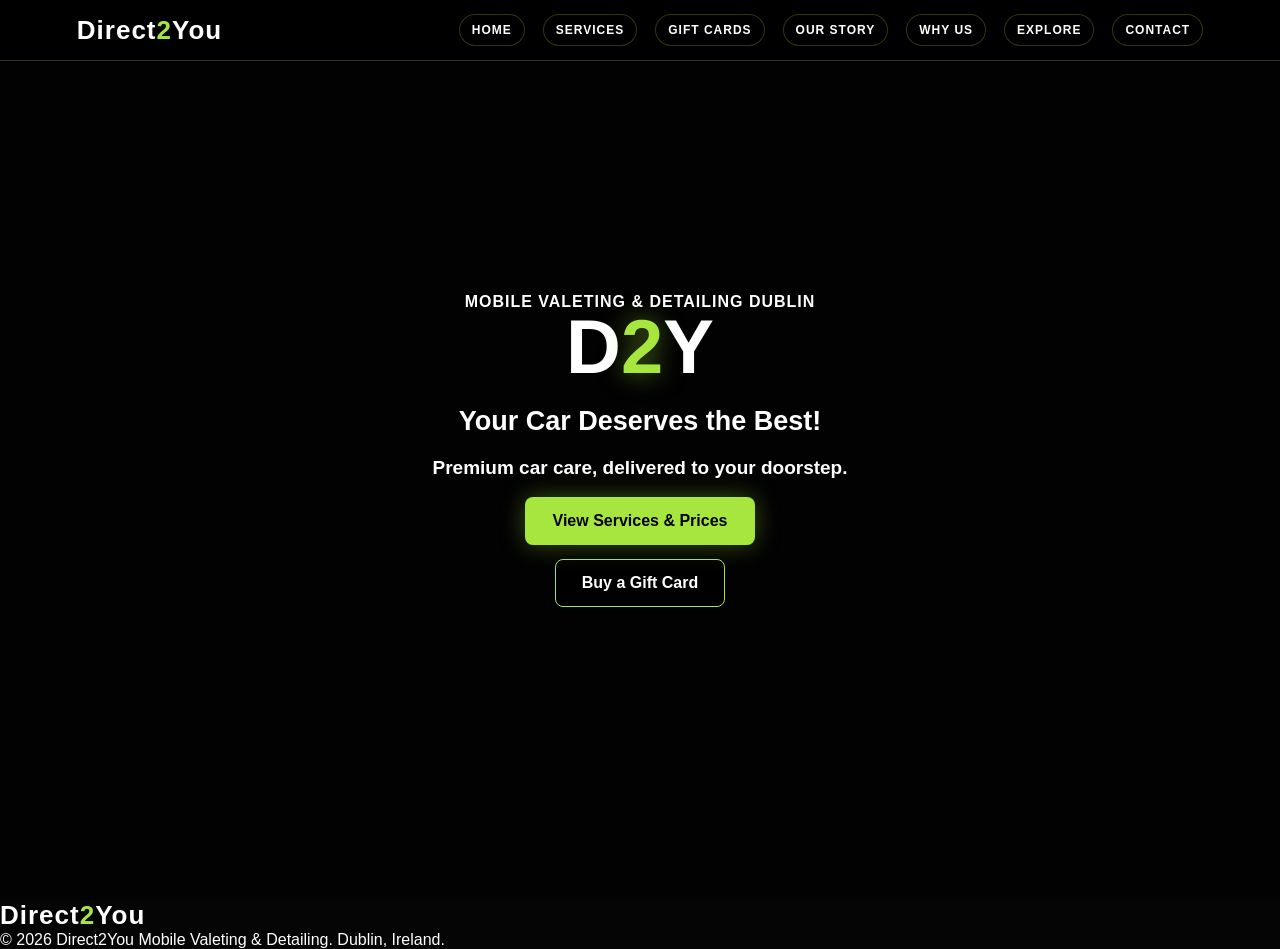
<file: index.html>
<!DOCTYPE html>
<html lang="en">
<head>
<meta charset="UTF-8">
<meta name="viewport" content="width=device-width, initial-scale=1.0">
<title>D2Y | Mobile Valeting & Detailing Dublin</title>

<style>
*{margin:0;padding:0;box-sizing:border-box;font-family:Arial,Helvetica,sans-serif}
html{scroll-behavior:smooth}
body{background:#050505;color:#fff;overflow-x:hidden}
:root{--green:#a6e63f;--soft:#cfcfcf}

header{
position:fixed;top:0;left:0;width:100%;z-index:9999;
background:rgba(0,0,0,.82);backdrop-filter:blur(16px);
border-bottom:1px solid rgba(166,230,63,.25);
padding:14px 6%;display:flex;justify-content:space-between;align-items:center
}

.brand{font-size:26px;font-weight:900;letter-spacing:1px}
.brand span{color:var(--green)}

nav{display:flex;gap:18px;flex-wrap:wrap;justify-content:center}
nav a{
color:#fff;text-decoration:none;font-size:12px;text-transform:uppercase;
letter-spacing:1px;font-weight:800;padding:8px 12px;border-radius:20px;
border:1px solid rgba(166,230,63,.25);background:rgba(0,0,0,.35)
}
nav a:hover{color:#000;background:var(--green)}

.hero{
min-height:100vh;
display:flex;
align-items:center;
justify-content:center;
padding:100px 20px;
text-align:center;
position:relative;
overflow:hidden;
}

.video-hero{
position:relative;
overflow:hidden;
}

.bg-video{
position:absolute;
top:0;
left:0;
width:100%;
height:100%;
object-fit:cover;
z-index:-1;
}

.hero-content{
width:100%;
max-width:500px;
margin:0 auto;
padding:0 15px;
}

.hero h1{font-size:76px;line-height:.95;text-transform:uppercase;margin-bottom:22px}
.hero h1 span{color:var(--green);text-shadow:0 0 25px rgba(166,230,63,.5)}
.hero p{font-size:18px;color:#ddd;max-width:640px;margin-bottom:34px}

.btn{
display:inline-block;background:var(--green);color:#000;padding:15px 28px;
border-radius:8px;text-decoration:none;font-weight:900;
box-shadow:0 0 25px rgba(166,230,63,.35);transition:.3s
}
.btn:hover{background:#fff;transform:translateY(-3px)}

.btn-outline{
display:inline-block;color:#fff;padding:14px 26px;border-radius:8px;
text-decoration:none;font-weight:900;border:1px solid rgba(255,255,255,.35);
margin-left:12px
}

.hero-content .gift-card-link{
  display:block;
  width:fit-content;
  margin:14px auto 0;
  border-color:var(--green);
  background:rgba(0,0,0,.65);
}
.gift-card-link:hover,
.gift-card-link:focus-visible{
  background:var(--green);
  color:#000;
}

section{padding:95px 8%}
.section-title{text-align:center;max-width:800px;margin:0 auto 55px}
.section-title h2{font-size:42px;text-transform:uppercase;margin-bottom:14px}
.section-title span{color:var(--green)}
.section-title p{color:var(--soft)}

@media (max-width:600px){
  .hero{
    min-height:100vh !important;
    padding:80px 16px !important;
    overflow:hidden !important;
  }

  .hero-content{
    width:100% !important;
    max-width:360px !important;
    margin:0 auto !important;
    text-align:center !important;
  }

  .hero h1{
    font-size:40px !important;
    line-height:1 !important;
    max-width:100% !important;
    word-break:break-word !important;
  }

  .hero p{
    max-width:100% !important;
    font-size:17px !important;
  }

  .cta,
  .buttons{
    width:100% !important;
    flex-direction:column !important;
    align-items:center !important;
  }

  .cta a,
  .buttons a,
  .btn{
    width:100% !important;
    max-width:320px !important;
    margin-left:auto !important;
    margin-right:auto !important;
  }
}

@media(max-width:768px){
  header{flex-direction:column;gap:10px;padding:12px 4%}
  .brand{font-size:24px}
  nav{gap:8px}
  nav a{font-size:10px;padding:7px 9px}
  .hero{padding:155px 6% 70px}
  .hero h1{font-size:48px}
  .hero p{font-size:16px}
  .btn-outline{margin-left:0;margin-top:12px}
  section{padding:75px 6%}
  .section-title h2{font-size:32px}

  html,body{
    width:100% !important;
    max-width:100% !important;
    overflow-x:hidden !important;
  }

  .hero,
  .video-hero{
    width:100% !important;
    min-height:100vh !important;
    padding:35px 16px 120px !important;
    display:flex !important;
    align-items:center !important;
    justify-content:center !important;
    text-align:center !important;
    background-position:center center !important;
    overflow:hidden !important;
  }

  .hero-content{
    width:100% !important;
    max-width:330px !important;
    margin:0 auto !important;
    padding:0 !important;
    text-align:center !important;
  }
}

/* VIDEO */

.video-hero{
  position:relative;
  height:100vh;
  overflow:hidden;
}

.bg-video{
  position:absolute;
  top:0;
  left:0;
  width:100%;
  height:100%;
  object-fit:cover;
  z-index:0;
}

.overlay{
  position:absolute;
  top:0;
  left:0;
  width:100%;
  height:100%;
  background:rgba(0,0,0,0.45);
  z-index:1;
}

.hero-content{
  position:relative;
  z-index:2;
}

/* PREMIUM EFFECT */

.bg-video{
  filter:brightness(0.7) contrast(1.1);
}

.overlay{
  background:rgba(0,0,0,0.55);
}

.hero-content{
  animation:fadeUp 1s ease forwards;
}

@keyframes fadeUp{
  from{
    opacity:0;
    transform:translateY(30px);
  }
  to{
    opacity:1;
    transform:translateY(0);
  }
}

/* MOBILE VERSION */

@media screen and (max-width:768px){
  header{
    padding:10px 3% !important;
  }

  header .brand{
    font-size:23px !important;
  }

  header nav{
    gap:6px !important;
    justify-content:center !important;
  }

  header nav a{
    font-size:10px !important;
    padding:7px 9px !important;
  }

  .hero.video-hero{
    height:auto !important;
    min-height:100svh !important;
    padding:220px 20px 60px !important;
    display:flex !important;
    align-items:flex-start !important;
    justify-content:center !important;
  }

  .hero-content{
    width:100% !important;
    max-width:100% !important;
    text-align:center !important;
  }

  .hero-content h1{
    font-size:50px !important;
    line-height:1.1 !important;
    margin:10px 0 15px !important;
  }

  .hero-content h2{
    font-size:25px !important;
    line-height:1.25 !important;
    margin:15px 0 !important;
  }

  .hero-content p{
    font-size:15px !important;
    line-height:1.5 !important;
    margin:15px 0 !important;
  }

  .hero-content .main-cta{
    display:block !important;
    width:100% !important;
    font-size:17px !important;
    padding:18px 12px !important;
    margin-top:25px !important;
  }
}

@media screen and (max-width:768px){
  .video-hero .bg-video{
    object-fit:contain !important;
    width:100% !important;
    height:100% !important;
  }
}

/* VIDEOS PARA COMPUTADORA Y MÓVIL */

#desktop-video{
  display:block;
}

#mobile-video{
  display:none;
}

@media screen and (max-width:768px){
  #desktop-video{
    display:none !important;
  }

  #mobile-video{
    display:block !important;
    width:100% !important;
    height:100% !important;
    object-fit:cover !important;
    object-position:center center !important;
  }
}

/* OCULTAR BARRA DE DESPLAZAMIENTO EN HOME */

html{
  scrollbar-width:none;
}

html::-webkit-scrollbar,
body::-webkit-scrollbar{
  display:none;
  width:0;
}
</style>
</head>

<body>

<header>
  <div class="brand">Direct<span>2</span>You</div>
  <nav>
    <a href="index.html">Home</a>
    <a href="services.html">Services</a>
    <a href="gift-cards.html">Gift Cards</a>
    <a href="about.html">Our Story</a>
    <a href="why.html">Why Us</a>
    <a href="gallery.html">Explore</a>
    <a href="contact.html">Contact</a>
  </nav>
</header>

<section class="hero video-hero">

  <!-- VIDEO PARA COMPUTADORA -->
  <video autoplay muted loop playsinline class="bg-video" id="desktop-video">
    <source src="D53B00A5-3E65-463F-8845-0B1E1368568A.mov">
  </video>

  <!-- VIDEO PARA IPHONE -->
  <video autoplay muted loop playsinline class="bg-video" id="mobile-video">
    <source src="d2y-mobile.MP4" type="video/mp4">
  </video>

  <div class="overlay"></div>

  <div class="hero-content">
    <div class="badge" style="color:white; font-size:16px; font-weight:900; text-transform:uppercase; letter-spacing:1px;">
      Mobile Valeting &amp; Detailing Dublin
    </div>

    <h1>D<span>2</span>Y</h1>

    <h2 style="color:white; font-size:27px; font-weight:900; margin:20px 0;">
      Your Car Deserves the Best!<br>
    </h2>

    <p style="color:white; font-size:19px; font-weight:800; margin:18px 0;">
      Premium car care, delivered to your doorstep.
    </p>

    <a class="btn main-cta pulse" href="services.html">
      View Services &amp; Prices
    </a>

    <a class="btn-outline gift-card-link" href="gift-cards.html">
      Buy a Gift Card
    </a>
  </div>

</section>

<footer>
  <div class="brand">Direct<span>2</span>You</div>
  <p>© 2026 Direct2You Mobile Valeting &amp; Detailing. Dublin, Ireland.</p>
</footer>

<script>
function iniciarVideo() {
  const movil = window.matchMedia("(max-width: 768px)").matches;
  const video = document.getElementById(
    movil ? "mobile-video" : "desktop-video"
  );

  if (!video) return;

  video.muted = true;
  video.playsInline = true;
  video.play().catch(() => {});
}

window.addEventListener("load", iniciarVideo);
document.addEventListener("click", iniciarVideo);
document.addEventListener("touchend", iniciarVideo);

document.addEventListener("visibilitychange", () => {
  if (!document.hidden) iniciarVideo();
});
</script>

</body>
</html>
</file>
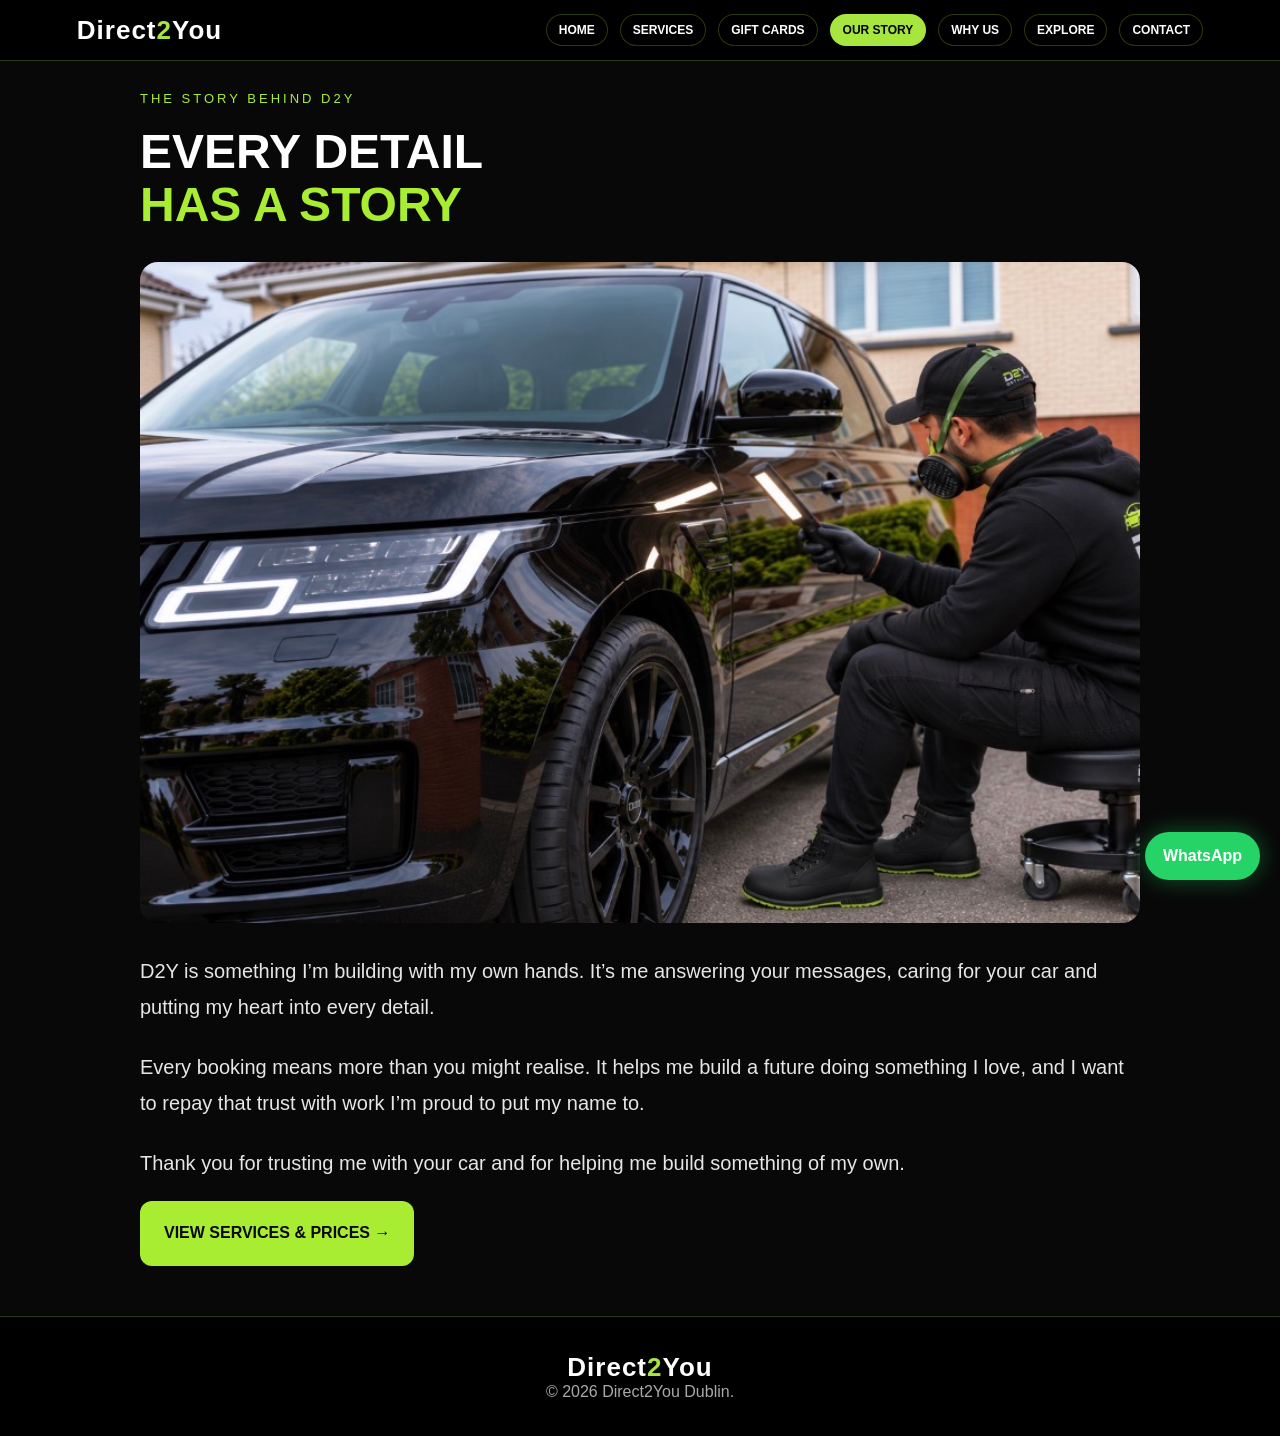
<file: about.html>
<!DOCTYPE html>
<html lang="en">
<head>
<meta charset="UTF-8">
<meta name="viewport" content="width=device-width, initial-scale=1.0">
<title>Our Story | Direct2You</title>
<link rel="stylesheet" href="style.css">

<style>
@media (min-width: 769px) {
  header {
    position: relative !important;
  }

  main {
    margin-top: 0 !important;
    padding-top: 40px !important;
  }
}

@media (min-width: 701px) {
  main {
    padding-top: 30px !important;
  }

  main h1 {
    font-size: 48px !important;
  }

  main img {
    max-width: 1000px !important;
    height: auto !important;
  }
}

@media (max-width: 700px) {
  header {
    position: relative !important;
    top: auto !important;
  }

  body {
    padding-top: 0 !important;
  }

  main {
    margin-top: 0 !important;
    padding: 30px 20px 90px !important;
  }

  main h1 {
    font-size: 34px !important;
    line-height: 1.12 !important;
    margin: 16px 0 24px !important;
  }

  main img {
    width: 100% !important;
    height: auto !important;
    border-radius: 14px !important;
  }

  main p {
    font-size: 16px !important;
    line-height: 1.65 !important;
  }

  main a {
    display: block !important;
    width: 100% !important;
    font-size: 15px !important;
    padding: 16px !important;
  }
}
</style>
</head>

<body>

<header>
  <a class="brand" href="index.html">Direct<span>2</span>You</a>
  <nav>
    <a href="index.html">Home</a>
    <a href="services.html">Services</a>
    <a href="gift-cards.html">Gift Cards</a>
    <a class="active" href="about.html">Our Story</a>
    <a href="why.html">Why Us</a>
    <a href="gallery.html">Explore</a>
    <a href="contact.html">Contact</a>
  </nav>
</header>

<main style="background:#080808; color:#fff; padding:50px 20px;">
  <div style="max-width:1000px; margin:0 auto;">

    <p style="color:#a8ed32; letter-spacing:3px; font-size:13px;">
      THE STORY BEHIND D2Y
    </p>

    <h1 style="font-size:clamp(34px,7vw,72px); line-height:1.1; margin:20px 0 30px;">
      EVERY DETAIL<br>
      <span style="color:#a8ed32;">HAS A STORY</span>
    </h1>

    <img
      src="D2Y-paint-inspection.jpg"
      alt="The person behind D2Y inspecting a car"
      style="display:block; width:100%; max-width:750px; height:auto; margin:24px auto; border-radius:18px;"
    >

    <div style="max-width:1000px; margin:30px auto 0; font-size:20px; line-height:1.8; color:#e6e6e6;">

      <p>
        D2Y is something I’m building with my own hands.
        It’s me answering your messages, caring for your car
        and putting my heart into every detail.
      </p>

      <p style="margin-top:24px;">
        Every booking means more than you might realise.
        It helps me build a future doing something I love,
        and I want to repay that trust with work I’m proud
        to put my name to.
      </p>

      <p style="margin-top:24px;">
        Thank you for trusting me with your car and for
        helping me build something of my own.
      </p>

      <a
        href="services.html"
        style="display:inline-block; box-sizing:border-box; margin-top:20px; padding:18px 24px; background:#a8ed32; color:#080808; border-radius:12px; font-size:16px; font-weight:800; text-decoration:none; text-align:center;"
      >
        VIEW SERVICES &amp; PRICES →
      </a>

    </div>
  </div>
</main>

<footer>
  <div class="brand">Direct<span>2</span>You</div>
  <p>© 2026 Direct2You Dublin.</p>
</footer>

<a class="whatsapp-float" href="https://wa.me/353894999346">WhatsApp</a>

</body>
</html>
</file>
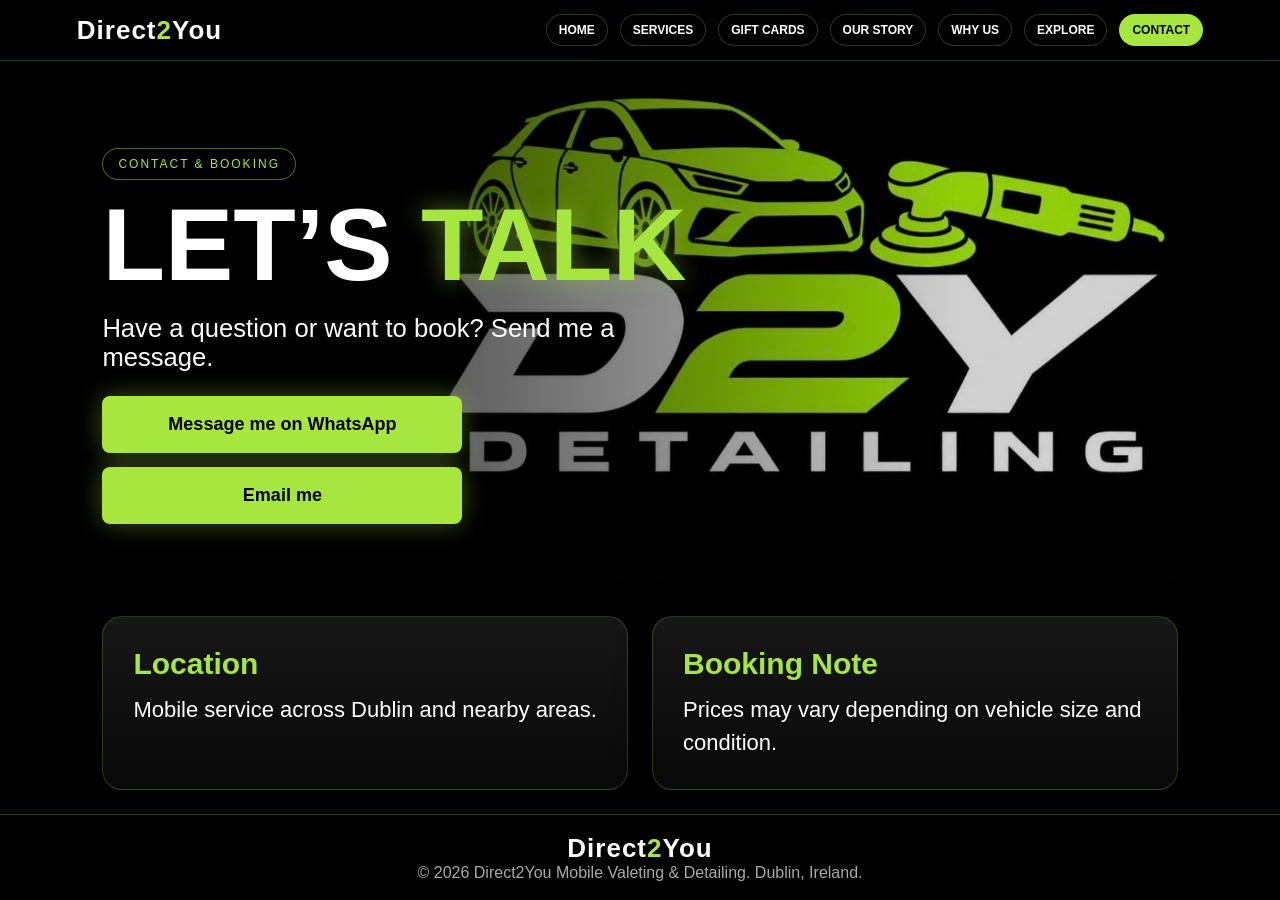
<file: contact.html>
<!DOCTYPE html>
<html lang="en">
<head>
  <meta charset="UTF-8">
  <meta name="viewport" content="width=device-width, initial-scale=1.0">
  <title>Contact | Direct2You</title>
  <link rel="stylesheet" href="style.css">

  <style>
    body {
      display: flex;
      flex-direction: column;
      min-height: 100svh;
      background: #000;
    }

    .page-hero {
      flex: 1;
      display: flex;
      align-items: center;
      min-height: 0;
      padding: 130px 8% 50px;

      background-color: #000;
      background-image:
        linear-gradient(
          90deg,
          rgba(0, 0, 0, 0.82) 0%,
          rgba(0, 0, 0, 0.60) 38%,
          rgba(0, 0, 0, 0.18) 75%
        ),
        url("Logo D2Y.jpg");
      background-repeat: no-repeat;
      background-position: center, right 5% center;
      background-size: cover, min(72vw, 950px) auto;
    }

    .page-hero .badge {
      margin-bottom: 14px;
    }

    .page-hero h1 {
      font-size: clamp(60px, 8vw, 112px);
      line-height: 1;
      margin-bottom: 18px;
    }

    .page-hero p {
      max-width: 580px;
      margin-bottom: 24px;
      font-size: clamp(18px, 2vw, 26px);
      color: #fff;
    }

    .contact-buttons {
      display: flex;
      flex-direction: column;
      gap: 14px;
      max-width: 360px;
    }

    .contact-buttons .btn {
      width: 100%;
      text-align: center;
      font-size: 18px;
      padding: 18px 24px;
    }

    .contact-details {
      padding: 24px 8%;
    }

    .contact-details .grid {
      grid-template-columns: repeat(2, minmax(0, 1fr));
    }

    .contact-details .card {
      padding: 30px;
    }

    .contact-details h3 {
      margin-bottom: 12px;
      font-size: 30px;
    }

    .contact-details p {
      font-size: 22px;
      line-height: 1.5;
    }

    footer {
      margin-top: 0;
      padding: 18px 8%;
    }

    @media (max-width: 768px) {
      .page-hero {
        flex: none;
        padding: 160px 6% 36px;
        background-image:
          linear-gradient(
            rgba(0, 0, 0, 0.58),
            rgba(0, 0, 0, 0.56)
          ),
          url("Logo D2Y.jpg");
        background-position: center, center 62%;
        background-size: cover, 96% auto;
      }

      .page-hero h1 {
        font-size: clamp(46px, 12vw, 72px);
      }

      .page-hero p {
        font-size: 18px;
      }

      .contact-buttons {
        max-width: 320px;
      }

      .contact-details {
        padding: 12px 6% 24px;
      }

      .contact-details .grid {
        grid-template-columns: 1fr;
        gap: 16px;
      }

      .contact-details .card {
        padding: 20px;
      }

      .contact-details h3 {
        font-size: 24px;
      }

      .contact-details p {
        font-size: 17px;
      }

      footer {
        padding: 24px 6%;
      }
    }
  </style>
</head>

<body>
  <header>
    <a class="brand" href="index.html">Direct<span>2</span>You</a>

    <nav>
      <a href="index.html">Home</a>
      <a href="services.html">Services</a>
      <a href="gift-cards.html">Gift Cards</a>
      <a href="about.html">Our Story</a>
      <a href="why.html">Why Us</a>
      <a href="gallery.html">Explore</a>
      <a class="active" aria-current="page" href="contact.html">Contact</a>
    </nav>
  </header>

  <section class="page-hero">
    <div>
      <div class="badge">Contact &amp; Booking</div>

      <h1>Let’s <span>Talk</span></h1>

      <p>Have a question or want to book? Send me a message.</p>

      <div class="contact-buttons">
        <a class="btn" href="https://wa.me/353894999346">
          Message me on WhatsApp
        </a>

        <a class="btn" href="mailto:D2ydetailing165@gmail.com">
          Email me
        </a>
      </div>
    </div>
  </section>

  <section class="contact-details">
    <div class="grid">
      <div class="card">
        <h3>Location</h3>
        <p>Mobile service across Dublin and nearby areas.</p>
      </div>

      <div class="card">
        <h3>Booking Note</h3>
        <p>Prices may vary depending on vehicle size and condition.</p>
      </div>
    </div>
  </section>

  <footer>
    <div class="brand">Direct<span>2</span>You</div>
    <p>© 2026 Direct2You Mobile Valeting &amp; Detailing. Dublin, Ireland.</p>
  </footer>
</body>
</html>
</file>
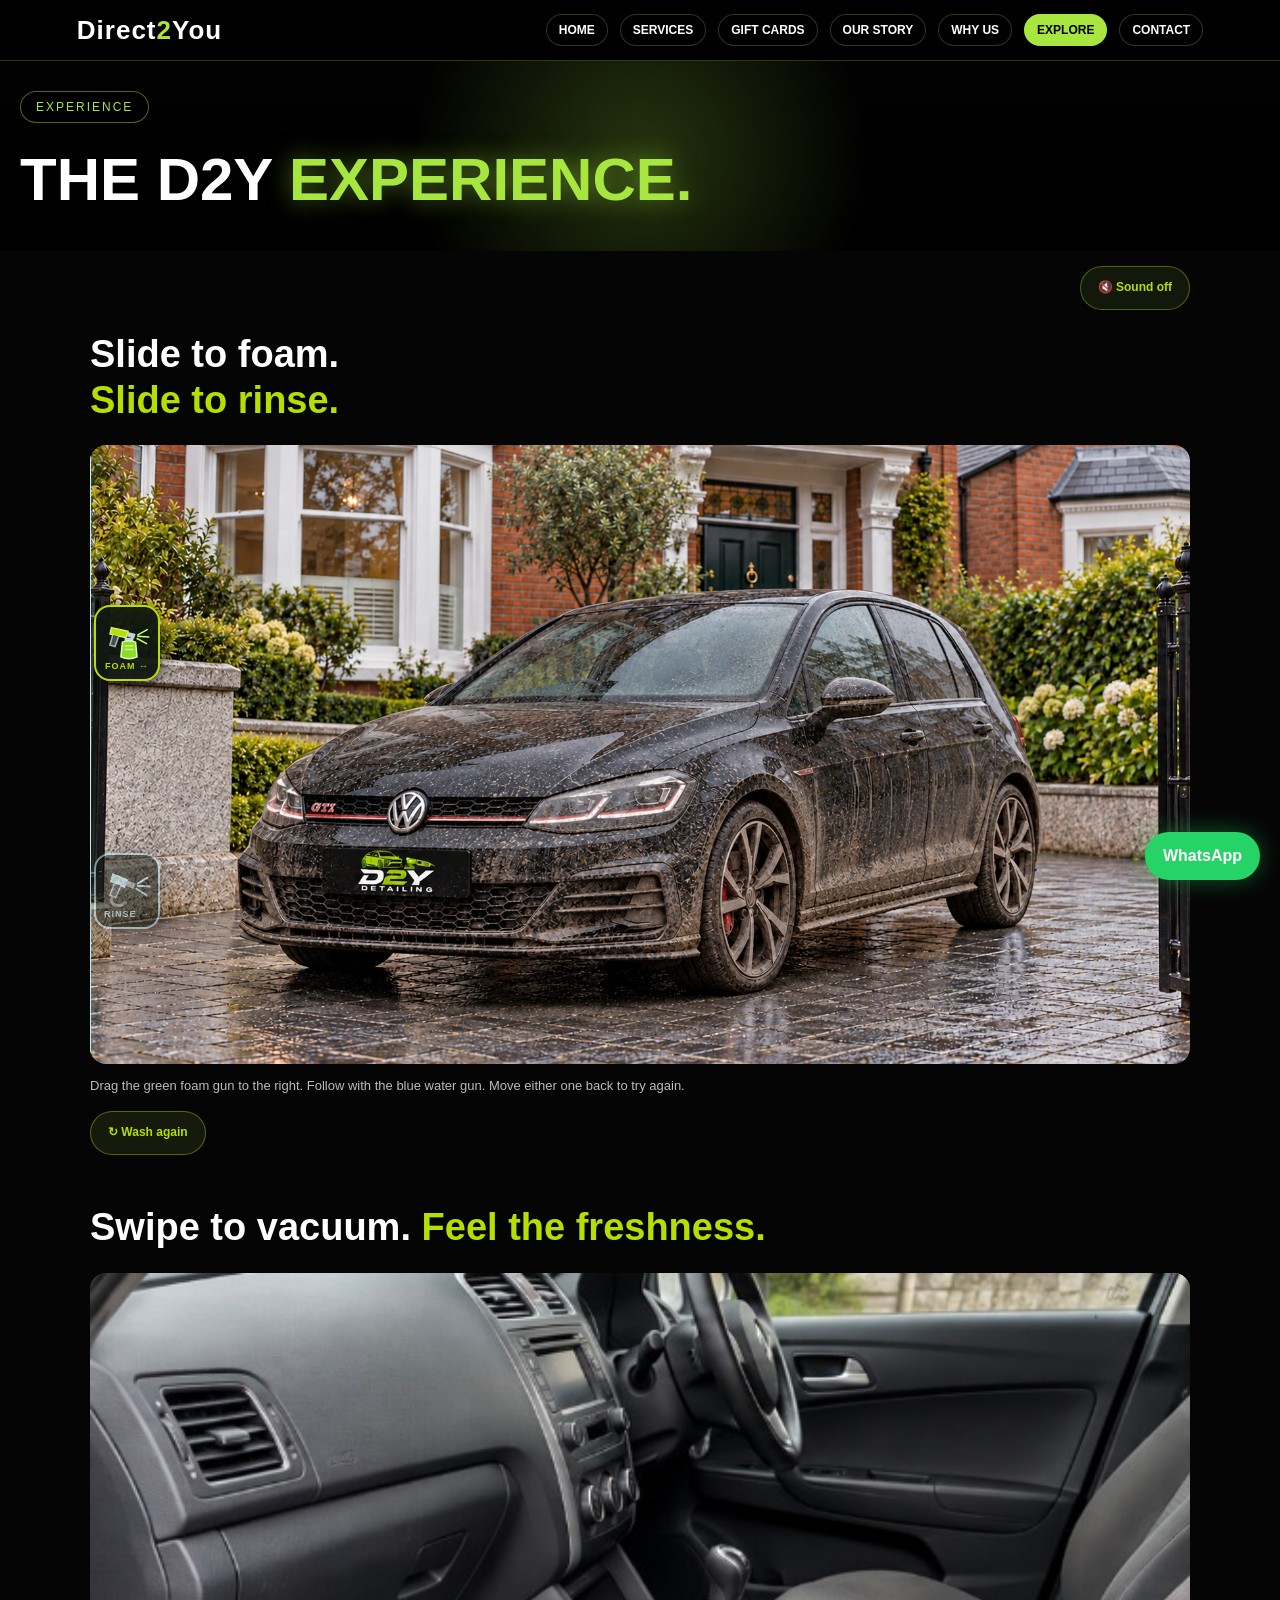
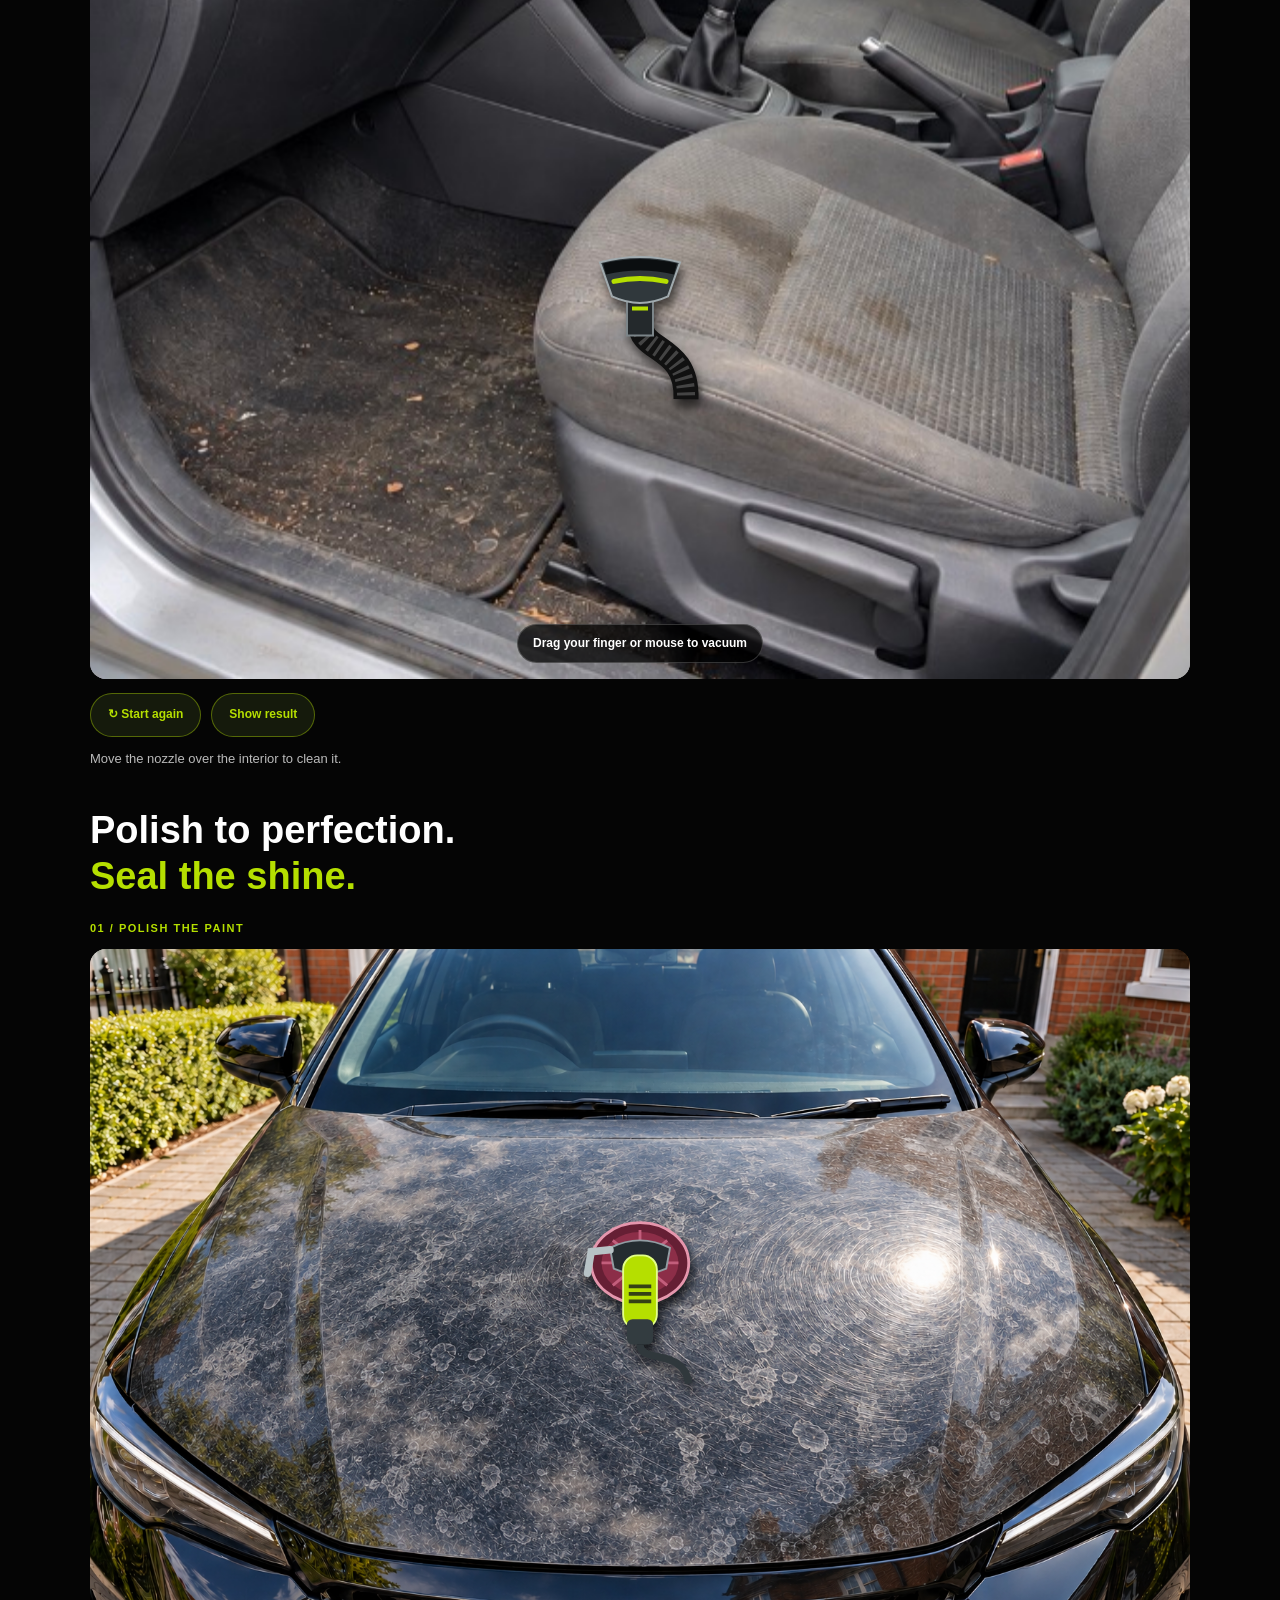
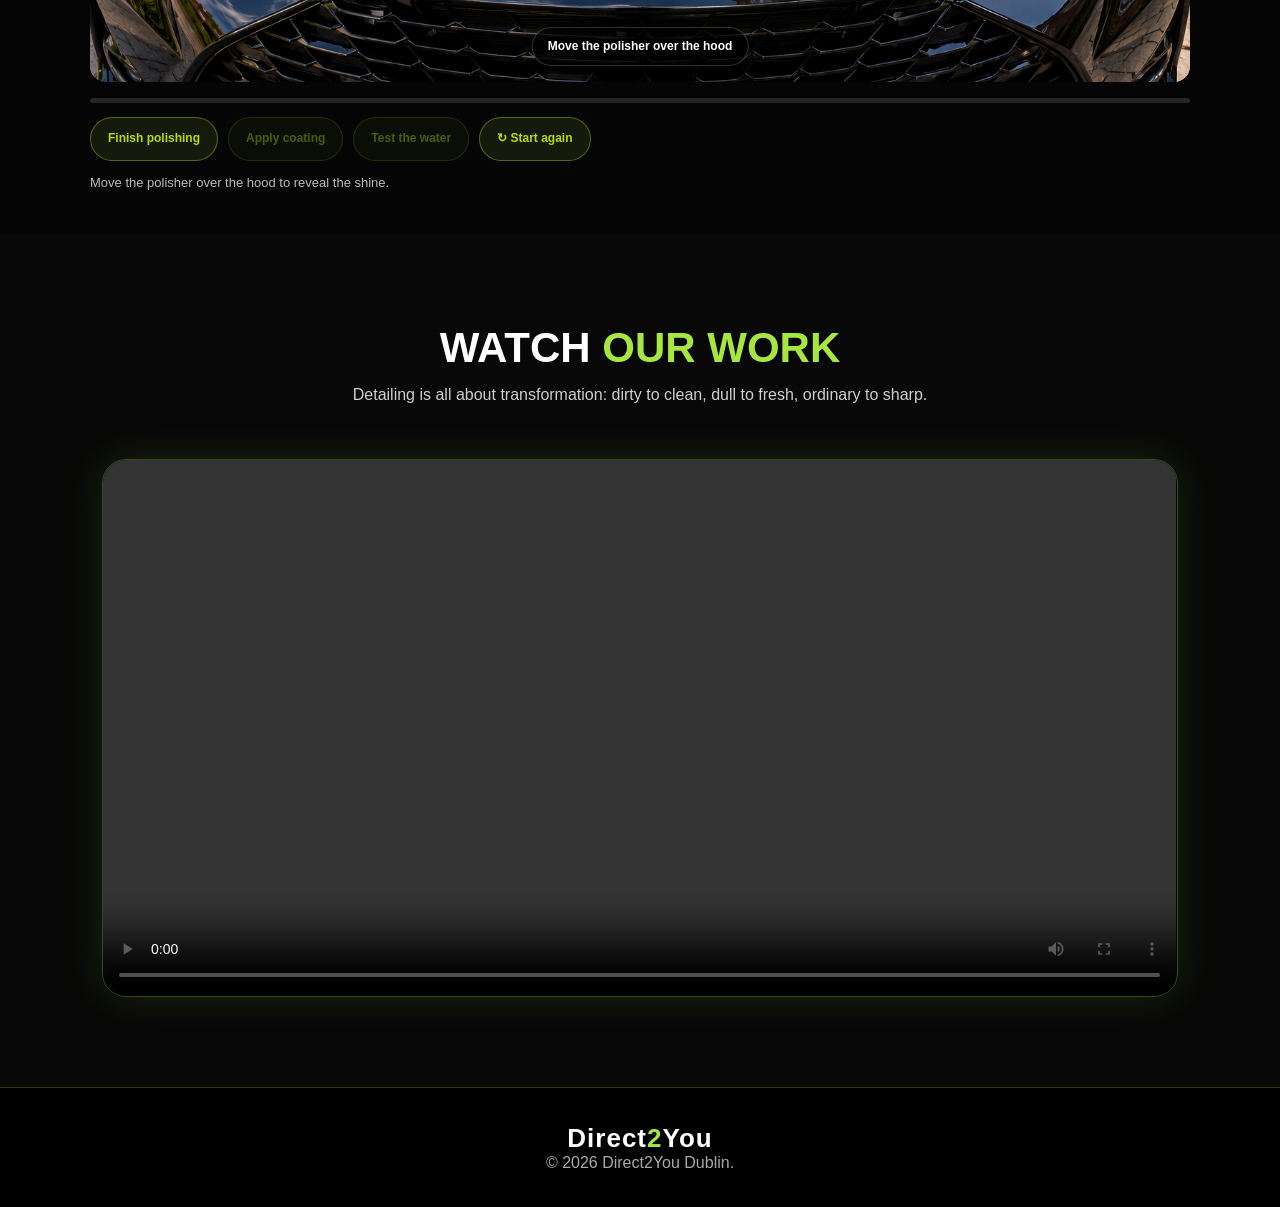
<file: gallery.html>
<!DOCTYPE html>
<html lang="en">
<head>
<meta charset="UTF-8">
<meta name="viewport" content="width=device-width, initial-scale=1.0">
<title>The D2Y Experience | Direct2You</title>
<link rel="stylesheet" href="style.css">

<style>
header{position:relative!important;top:auto!important}
body{padding-top:0!important}
.page-hero{min-height:0!important;height:auto!important;margin-top:0!important;padding:30px 20px 20px!important}
.page-hero h1{font-size:clamp(32px,7vw,60px);line-height:1.1;margin:0 0 18px}
.d2y-gallery{padding:15px 20px 40px}
.d2y-gallery-inner{width:100%;max-width:1100px;min-width:0;margin:auto}
.d2y-gallery-items{display:grid;gap:38px;min-width:0}
.d2y-title{margin:0 0 22px;color:#fff;font:700 clamp(24px,4vw,38px)/1.2 Arial,sans-serif}
.d2y-title span{color:#b5df00}
.d2y-title-line{display:block}
.d2y-instruction{margin:12px 0 0;color:#bbb;font:400 13px/1.6 Arial,sans-serif}
.d2y-controls{display:flex;flex-wrap:wrap;gap:10px;margin-top:14px}
.d2y-button{appearance:none;min-height:44px;padding:10px 17px;border:1px solid #b5df0066;border-radius:24px;background:#151a0c;color:#b5df00;font:600 12px/1.3 Arial,sans-serif;cursor:pointer}
.d2y-button:hover{background:#26320b}
.d2y-button:disabled{opacity:.4;cursor:default}
.d2y-button:focus-visible{outline:2px solid white;outline-offset:3px}

/* FOAM AND RINSE */
.d2y-wash{--foam:0%;--rinse:0%;position:relative;width:100%;margin:0;overflow:hidden;border-radius:16px;isolation:isolate;background:#191919}
.d2y-wash img{display:block;max-width:none;margin:0;padding:0;border:0;border-radius:0;pointer-events:none;user-select:none;-webkit-user-select:none}
.d2y-dirty-car{width:100%;height:auto}
.d2y-clean-car{position:absolute;inset:0;width:100%;height:100%;object-fit:cover;clip-path:inset(0 calc(100% - var(--rinse)) 0 0)}
.d2y-foam-layer{
position:absolute;inset:0;pointer-events:none;
clip-path:inset(0 calc(100% - var(--foam)) 0 var(--rinse));
background:linear-gradient(135deg,#baff46d9,#74c719e8 35%,#a5e93fe0 65%,#d5ff87df);
--car-mask:url("data:image/svg+xml,%3Csvg xmlns='http://www.w3.org/2000/svg' viewBox='0 0 1672 941'%3E%3Cpath fill='white' d='M222 738 L226 646 L245 605 L258 555 Q268 514 296 490 Q365 425 505 398 Q612 300 724 252 Q821 218 1085 220 Q1208 214 1274 251 Q1328 285 1360 351 L1394 409 Q1421 453 1433 503 Q1445 540 1444 589 L1440 666 Q1427 724 1387 735 Q1335 745 1308 696 L1085 752 Q1077 811 1035 830 Q988 850 941 814 L915 786 L405 781 Q369 812 330 801 Q304 794 289 770 L249 760 Q227 755 222 738 Z'/%3E%3C/svg%3E");
-webkit-mask-image:var(--car-mask);mask-image:var(--car-mask);
-webkit-mask-size:100% 100%;mask-size:100% 100%;
-webkit-mask-repeat:no-repeat;mask-repeat:no-repeat
}
.d2y-foam-layer canvas{display:block;width:100%;height:100%}
.d2y-track{position:absolute;top:0;bottom:0;z-index:3;width:2px;transform:translateX(-50%);pointer-events:none}
.d2y-track-foam{left:var(--foam);color:#b5df00;background:currentColor;box-shadow:0 0 9px #b5df0055}
.d2y-track-rinse{left:var(--rinse);color:#bcefff;background:currentColor;box-shadow:0 0 9px #bcefff55}
.d2y-tool{appearance:none;position:absolute;left:50%;transform:translate(-50%,-50%);display:flex;flex-direction:column;align-items:center;justify-content:center;box-sizing:border-box;width:66px;height:76px;padding:4px;border:2px solid currentColor;border-radius:16px;background:#101710f2;color:inherit;box-shadow:0 4px 18px #0009;pointer-events:auto;touch-action:none;cursor:grab;user-select:none;-webkit-user-select:none}
.d2y-tool:active{cursor:grabbing}
.d2y-tool:focus-visible{outline:3px solid white;outline-offset:3px}
.d2y-tool svg{width:47px;height:47px;pointer-events:none}
.d2y-tool-label{font:700 9px/1 Arial,sans-serif;letter-spacing:1px;pointer-events:none}
#d2y-foam-tool{top:32%}
#d2y-rinse-tool{top:72%}
.d2y-tool[aria-disabled="true"]{opacity:.55;cursor:default}
.d2y-spray{position:absolute;top:0;bottom:0;left:50%;width:50px;transform:translateX(-50%);opacity:0;overflow:hidden}
.d2y-spray::before{content:"";position:absolute;inset:-100% 0;background-image:radial-gradient(ellipse,#fff 0 1px,transparent 3px),radial-gradient(ellipse,currentColor 0 2px,transparent 4px);background-size:15px 41px,23px 63px;background-position:0 0,8px 13px}
.d2y-track.is-active .d2y-spray{opacity:.95}
.d2y-track.is-active .d2y-spray::before{animation:d2y-spray-fall .5s linear infinite}
@keyframes d2y-spray-fall{to{background-position:0 164px,8px 265px}}

/* VACUUM AND POLISHING */
.d2y-stage{position:relative;width:100%;overflow:hidden;border-radius:16px;background:#191919;isolation:isolate}
.d2y-vacuum-stage{aspect-ratio:1.1}
.d2y-stage img{display:block;width:100%;height:auto;margin:0;border:0;border-radius:0;pointer-events:none;user-select:none;-webkit-user-select:none}
.d2y-stage .d2y-interior-fallback{height:100%;object-fit:contain}
.d2y-stage canvas{position:absolute;inset:0;display:block;width:100%;height:100%}
.d2y-vacuum-stage canvas{opacity:0}
.d2y-vacuum-stage.is-ready canvas{opacity:1}
.d2y-vacuum-stage.is-ready .d2y-interior-fallback{visibility:hidden}
.d2y-touch-canvas{z-index:2;touch-action:none;cursor:crosshair}
.d2y-vacuum-tool{position:absolute;z-index:4;width:clamp(76px,15vw,120px);height:auto;left:50%;top:60%;transform:translate(-50%,-28%);pointer-events:none;filter:drop-shadow(3px 8px 5px #0009);opacity:0}
.d2y-vacuum-stage.is-ready .d2y-vacuum-tool{opacity:1}
.d2y-vacuum-stage.is-clean .d2y-vacuum-tool{opacity:0}
.d2y-hint{position:absolute;z-index:5;bottom:16px;left:50%;transform:translateX(-50%);width:max-content;max-width:calc(100% - 30px);box-sizing:border-box;padding:10px 15px;border:1px solid #ffffff30;border-radius:30px;background:#000b;color:white;text-align:center;font:600 12px/1.4 Arial,sans-serif;pointer-events:none}
.d2y-stage.has-started .d2y-hint{display:none}
.d2y-polish-tool{position:absolute;z-index:4;left:50%;top:43%;width:clamp(82px,17vw,150px);height:auto;transform:translate(-50%,-32%);pointer-events:none;filter:drop-shadow(3px 8px 6px #000b);opacity:0}
.d2y-polish-stage.is-ready .d2y-polish-tool{opacity:1}
.d2y-polish-stage[data-phase="polished"] .d2y-polish-tool,
.d2y-polish-stage[data-phase="sealed"] .d2y-polish-tool{opacity:0}
.d2y-applicator{display:none}
.d2y-polish-stage[data-phase="coat"] .d2y-polisher{display:none}
.d2y-polish-stage[data-phase="coat"] .d2y-applicator{display:block}
.d2y-pad{transform-box:fill-box;transform-origin:center}
.d2y-polish-stage.is-working .d2y-pad{animation:d2y-pad-spin .22s linear infinite}
@keyframes d2y-pad-spin{to{transform:rotate(360deg)}}
#d2y-coat-canvas{z-index:3;pointer-events:none}
#d2y-water-canvas{z-index:5;pointer-events:none}
.d2y-step{margin:0 0 12px;color:#b5df00;font:700 11px/1.4 Arial,sans-serif;text-transform:uppercase;letter-spacing:1.5px}
.d2y-progress{display:block;width:100%;height:5px;margin-top:16px;border:0;border-radius:10px;overflow:hidden;accent-color:#b5df00;background:#252525}
.d2y-progress::-webkit-progress-bar{background:#252525}
.d2y-progress::-webkit-progress-value{background:#b5df00}
.d2y-progress::-moz-progress-bar{background:#b5df00}
@media(max-width:600px){
.d2y-gallery-items{gap:28px}
.d2y-tool{width:54px;height:64px;border-radius:13px}
.d2y-tool svg{width:37px;height:37px}
.d2y-tool-label{font-size:8px}
}
@media(prefers-reduced-motion:reduce){
.d2y-track.is-active .d2y-spray::before,
.d2y-polish-stage.is-working .d2y-pad{animation:none}
}
</style>
</head>

<body>
<header>
  <a class="brand" href="index.html">Direct<span>2</span>You</a>
  <nav>
    <a href="index.html">Home</a>
    <a href="services.html">Services</a>
    <a href="gift-cards.html">Gift Cards</a>
    <a href="about.html">Our Story</a>
    <a href="why.html">Why Us</a>
  <a class="active" href="gallery.html">Explore</a>
    <a href="contact.html">Contact</a>
  </nav>
</header>

<section class="page-hero">
  <div>
    <div class="badge">Experience</div>
    <h1>The D2Y <span>Experience.</span></h1>
  </div>
</section>

<section class="d2y-gallery">
<div class="d2y-gallery-inner">
<div class="d2y-gallery-items">

<!-- FOAM AND RINSE -->
<div>
  <h2 class="d2y-title" id="d2y-wash-heading">
    Slide to foam.
    <span class="d2y-title-line">Slide to rinse.</span>
  </h2>

  <figure class="d2y-wash" id="d2y-wash" aria-labelledby="d2y-wash-heading">
    <img class="d2y-dirty-car" src="d2y-driveway-before.webp" alt="Illustrative Volkswagen Golf: apply green foam and rinse to reveal the shine." width="1672" height="941" fetchpriority="high" draggable="false">
    <img class="d2y-clean-car" src="d2y-driveway-after.webp" alt="" width="1672" height="941" fetchpriority="high" draggable="false">

    <div class="d2y-foam-layer" aria-hidden="true">
      <canvas id="d2y-foam-texture"></canvas>
    </div>

    <div class="d2y-track d2y-track-foam" id="d2y-foam-track">
      <span class="d2y-spray" aria-hidden="true"></span>
      <button type="button" class="d2y-tool" id="d2y-foam-tool" role="slider" aria-label="Apply green foam" aria-orientation="horizontal" aria-valuemin="0" aria-valuemax="100" aria-valuenow="0" aria-describedby="d2y-wash-help">
        <svg viewBox="0 0 64 64" fill="none" aria-hidden="true">
          <path d="M10 17L33 22L30 31L8 26Z" fill="#b5df00" stroke="#e0ff94" stroke-width="1.5"/>
          <path d="M12 27L8 41L15 43L20 29" fill="#454f52" stroke="#a8b5b9" stroke-width="2"/>
          <path d="M33 23L43 26L41 32L31 29M28 31H40V36H28Z" fill="#c5d1d6"/>
          <path d="M25 37Q34 33 43 37L45 57Q34 62 23 57Z" fill="#8cdb26" stroke="#e1ffb7" stroke-width="2"/>
          <path d="M28 42H40M28 47H40" stroke="#cfff8a" stroke-width="2"/>
          <path d="M46 27L59 20M46 29L61 30M45 32L58 39" stroke="#c4ff77" stroke-width="2" stroke-linecap="round"/>
        </svg>
        <span class="d2y-tool-label">FOAM ↔</span>
      </button>
    </div>

    <div class="d2y-track d2y-track-rinse" id="d2y-rinse-track">
      <span class="d2y-spray" aria-hidden="true"></span>
      <button type="button" class="d2y-tool" id="d2y-rinse-tool" role="slider" aria-label="Rinse the foam" aria-orientation="horizontal" aria-valuemin="0" aria-valuemax="0" aria-valuenow="0" aria-disabled="true" aria-describedby="d2y-wash-help">
        <svg viewBox="0 0 64 64" fill="none" aria-hidden="true">
          <path d="M12 15L32 23L28 33L9 25Z" fill="#b6e7f9" stroke="#e5f9ff" stroke-width="1.5"/>
          <path d="M14 28L8 44L16 47L23 31" fill="#424f55" stroke="#b8c7cc" stroke-width="2"/>
          <path d="M32 24L43 28L40 35L29 31" fill="#9baeb8"/>
          <path d="M46 28L59 20M46 31L62 32M44 35L58 44" stroke="#c0efff" stroke-width="2.5" stroke-linecap="round"/>
          <path d="M12 46C5 57 21 62 29 54" stroke="#7f929b" stroke-width="4" stroke-linecap="round"/>
        </svg>
        <span class="d2y-tool-label">RINSE ↔</span>
      </button>
    </div>
  </figure>

  <p class="d2y-instruction" id="d2y-wash-help">Drag the green foam gun to the right. Follow with the blue water gun. Move either one back to try again.</p>
  <div class="d2y-controls">
    <button class="d2y-button" type="button" id="d2y-wash-reset">↻ Wash again</button>
  </div>
  <p class="d2y-instruction" id="d2y-wash-status" aria-live="polite"></p>
</div>

<!-- INTERIOR VACUUM -->
<div>
  <h2 class="d2y-title">Swipe to vacuum. <span>Feel the freshness.</span></h2>

  <div class="d2y-stage d2y-vacuum-stage" id="d2y-vacuum-stage">
    <img class="d2y-interior-fallback" id="d2y-interior-source" src="Cupra1.jpg" alt="Car interior before and after cleaning." loading="lazy" draggable="false">
    <canvas id="d2y-clean" aria-hidden="true"></canvas>
    <canvas class="d2y-touch-canvas" id="d2y-dirty" role="img" aria-label="Drag to vacuum the interior, or use Show result below."></canvas>

    <svg class="d2y-vacuum-tool" id="d2y-vacuum-tool" viewBox="0 0 120 170" fill="none" aria-hidden="true">
      <path d="M60 93C60 124 108 115 106 170" stroke="#111" stroke-width="25"/>
      <path d="M60 93C60 124 108 115 106 170" stroke="#444" stroke-width="18" stroke-dasharray="3 5"/>
      <path d="M47 68H73V106H47Z" fill="#24292c" stroke="#7c8589" stroke-width="2"/>
      <path d="M20 33Q60 22 100 33L88 67Q60 80 32 67Z" fill="#30383c" stroke="#a0aaae" stroke-width="2"/>
      <path d="M23 34Q60 25 97 34L94 45Q60 37 26 45Z" fill="#0b0e10"/>
      <path d="M34 52Q60 46 86 52" stroke="#b5df00" stroke-width="5" stroke-linecap="round"/>
      <path d="M52 79H68" stroke="#b5df00" stroke-width="4"/>
    </svg>

    <div class="d2y-hint" id="d2y-vacuum-hint">Loading interior…</div>
  </div>

  <div class="d2y-controls">
    <button class="d2y-button" type="button" id="d2y-reset" disabled>↻ Start again</button>
    <button class="d2y-button" type="button" id="d2y-show-result" disabled>Show result</button>
  </div>
  <p class="d2y-instruction" id="d2y-vacuum-status" aria-live="polite">Move the nozzle over the interior to clean it.</p>
</div>

<!-- POLISHING AND COATING -->
<div>
  <h2 class="d2y-title">
    Polish to perfection.
    <span class="d2y-title-line">Seal the shine.</span>
  </h2>

  <p class="d2y-step" id="d2y-polish-step">01 / Polish the paint</p>

  <div class="d2y-stage d2y-polish-stage" id="d2y-polish-stage" data-phase="polish">
    <img id="d2y-polish-base" src="d2y-polish-after.png" alt="Illustrative black car hood for an interactive polishing and coating demonstration." width="1536" height="1024" loading="lazy" draggable="false">
    <canvas class="d2y-touch-canvas" id="d2y-polish-canvas" role="img" aria-label="Drag the polisher over the hood, or use Finish polishing below."></canvas>
    <canvas id="d2y-coat-canvas" aria-hidden="true"></canvas>
    <canvas id="d2y-water-canvas" aria-hidden="true"></canvas>

    <div class="d2y-polish-tool" id="d2y-polish-tool" aria-hidden="true">
      <svg class="d2y-polisher" viewBox="0 0 160 190" fill="none">
        <g class="d2y-pad">
          <ellipse cx="80" cy="61" rx="52" ry="43" fill="#651f34" stroke="#e596ad" stroke-width="3"/>
          <ellipse cx="80" cy="61" rx="41" ry="33" fill="#8c2e48"/>
          <path d="M80 26V96M39 61H121M51 37L109 85M51 85L109 37" stroke="#c35e7c" stroke-width="3"/>
        </g>
        <path d="M48 45Q80 29 112 45L108 67Q80 79 52 67Z" fill="#252c30" stroke="#929da3" stroke-width="2"/>
        <rect x="62" y="53" width="36" height="78" rx="15" fill="#b5df00" stroke="#e3ff89" stroke-width="2"/>
        <path d="M68 86H92M68 94H92M68 102H92" stroke="#354115" stroke-width="4"/>
        <rect x="66" y="121" width="28" height="27" rx="6" fill="#333c40"/>
        <path d="M80 148C80 169 127 151 132 190" stroke="#30383c" stroke-width="8"/>
        <path d="M48 47L28 49L24 72" stroke="#b7c2c5" stroke-width="8" stroke-linecap="round"/>
      </svg>

      <svg class="d2y-applicator" viewBox="0 0 160 190" fill="none">
        <path d="M35 32L116 22L130 85L49 100Z" fill="#b5df00" stroke="#eeffbd" stroke-width="3"/>
        <path d="M49 100L130 85L130 102L49 118Z" fill="#394a12"/>
        <path d="M35 32L49 100V118L34 50Z" fill="#71951e"/>
        <path d="M51 48L107 40M55 62L111 54M59 76L115 68" stroke="#dbff86" stroke-width="2"/>
      </svg>
    </div>

    <div class="d2y-hint" id="d2y-polish-hint">Loading polishing experience…</div>
  </div>

  <progress class="d2y-progress" id="d2y-polish-progress" max="100" value="0" aria-label="Polishing coverage"></progress>

  <div class="d2y-controls">
    <button class="d2y-button" type="button" id="d2y-polish-finish" disabled>Finish polishing</button>
    <button class="d2y-button" type="button" id="d2y-apply-coat" disabled>Apply coating</button>
    <button class="d2y-button" type="button" id="d2y-test-water" disabled>Test the water</button>
    <button class="d2y-button" type="button" id="d2y-polish-reset" disabled>↻ Start again</button>
  </div>

  <p class="d2y-instruction" id="d2y-polish-status" aria-live="polite">Move the polisher over the hood to reveal the shine.</p>
</div>

</div>
</div>
</section>

<section class="dark">
  <div class="section-title">
    <h2>Watch <span>Our Work</span></h2>
    <p>Detailing is all about transformation: dirty to clean, dull to fresh, ordinary to sharp.</p>
  </div>
  <div class="video-box">
    <video controls playsinline style="width:100%;max-height:550px;object-fit:contain;display:block;">
      <source src="Interior.mp4.MOV" type="video/mp4">
    </video>
  </div>
</section>

<footer>
  <div class="brand">Direct<span>2</span>You</div>
  <p>© 2026 Direct2You Dublin.</p>
</footer>

<a class="whatsapp-float" href="https://wa.me/353894999346">WhatsApp</a>

<script>
(() => {
"use strict";

const $ = id => document.getElementById(id);
const clamp = (v,a,b) => Math.max(a,Math.min(b,v));
const reducedMotion = window.matchMedia("(prefers-reduced-motion: reduce)").matches;

function observeSize(element,callback) {
  let frame;
  const schedule = () => {
    cancelAnimationFrame(frame);
    frame = requestAnimationFrame(callback);
  };
  if ("ResizeObserver" in window) {
    new ResizeObserver(schedule).observe(element);
  } else {
    window.addEventListener("resize",schedule);
  }
  schedule();
}

function setupCanvas(canvas,stage) {
  const scale = Math.min(window.devicePixelRatio || 1,2);
  canvas.width = Math.round(stage.clientWidth*scale);
  canvas.height = Math.round(stage.clientHeight*scale);
  const ctx = canvas.getContext("2d");
  if (ctx) ctx.setTransform(scale,0,0,scale,0,0);
  return ctx;
}

function point(event,element) {
  const box = element.getBoundingClientRect();
  return {
    x:clamp((event.clientX-box.left)/box.width,0,1),
    y:clamp((event.clientY-box.top)/box.height,0,1)
  };
}

function moveTool(tool,p) {
  tool.style.left = p.x*100+"%";
  tool.style.top = p.y*100+"%";
}

function drawStroke(ctx,stage,stroke) {
  const w = stage.clientWidth;
  const h = stage.clientHeight;
  ctx.lineWidth = stroke.size*w;
  ctx.lineCap = "round";
  ctx.lineJoin = "round";
  ctx.beginPath();
  ctx.moveTo(stroke.from.x*w,stroke.from.y*h);
  ctx.lineTo(stroke.to.x*w,stroke.to.y*h);
  ctx.stroke();
  ctx.beginPath();
  ctx.arc(stroke.to.x*w,stroke.to.y*h,stroke.size*w/2,0,Math.PI*2);
  ctx.fill();
}

function bindBrush(canvas,stage,tool,allowed,paint,finished) {
  let pointer = null;

  function stop(event) {
    if (pointer === null || (event && event.pointerId !== pointer)) return;
    const old = pointer;
    pointer = null;
    stage.classList.remove("is-working");
    if (canvas.hasPointerCapture(old)) canvas.releasePointerCapture(old);
    finished();
  }

  canvas.addEventListener("pointerdown",event => {
    if (pointer !== null || !allowed()) return;
    if (event.pointerType === "mouse" && event.button !== 0) return;
    event.preventDefault();
    pointer = event.pointerId;
    canvas.setPointerCapture(pointer);
    stage.classList.add("is-working","has-started");
    const p = point(event,canvas);
    moveTool(tool,p);
    paint(p,true);
  });

  canvas.addEventListener("pointermove",event => {
    if (!allowed()) return;
    if (event.pointerId === pointer) {
      event.preventDefault();
      const p = point(event,canvas);
      moveTool(tool,p);
      paint(p,false);
    } else if (pointer === null && event.pointerType === "mouse") {
      moveTool(tool,point(event,canvas));
    }
  });

  ["pointerup","pointercancel","lostpointercapture"].forEach(name => {
    canvas.addEventListener(name,stop);
  });

  window.addEventListener("blur",() => stop());
  return () => stop();
}

/* FOAM AND RINSE */

function initWash() {
  const stage = $("d2y-wash");
  const foamTool = $("d2y-foam-tool");
  const rinseTool = $("d2y-rinse-tool");
  const foamTrack = $("d2y-foam-track");
  const rinseTrack = $("d2y-rinse-track");
  const texture = $("d2y-foam-texture");
  const ctx = texture.getContext("2d");

  let foam = 0, rinse = 0, drag = null;
  let lastWidth = 0, lastHeight = 0;

  function update() {
    stage.style.setProperty("--foam",foam+"%");
    stage.style.setProperty("--rinse",rinse+"%");
    foamTool.setAttribute("aria-valuenow",String(foam));
    foamTool.setAttribute("aria-valuetext",Math.round(foam)+"% foam pass");
    rinseTool.setAttribute("aria-valuemax",String(foam));
    rinseTool.setAttribute("aria-valuenow",String(rinse));
    rinseTool.setAttribute("aria-disabled",String(foam===0));
    rinseTool.setAttribute("aria-valuetext",foam===0 ? "Apply some foam first" : Math.round(rinse)+"% rinsed");

    [[foamTool,foam],[rinseTool,rinse]].forEach(([tool,value]) => {
      const w = stage.clientWidth;
      const edge = tool.offsetWidth/2+4;
      const x = w*value/100;
      if (w) tool.style.left = "calc(50% + "+(clamp(x,edge,w-edge)-x)+"px)";
    });
  }

  function change(kind,value) {
    value = clamp(value,0,100);
    if (kind === "foam") {
      foam = value;
      rinse = Math.min(rinse,foam);
    } else {
      rinse = Math.min(value,foam);
    }
    update();
  }

  function stop(event) {
    if (!drag || (event && event.pointerId !== drag.id)) return;
    const old = drag;
    drag = null;
    foamTrack.classList.remove("is-active");
    rinseTrack.classList.remove("is-active");
    if (old.tool.hasPointerCapture(old.id)) old.tool.releasePointerCapture(old.id);
    $("d2y-wash-status").textContent = rinse>=99.9 ? "Freshly rinsed. Reveal the D2Y shine." : "";
  }

  [[foamTool,foamTrack,"foam"],[rinseTool,rinseTrack,"rinse"]].forEach(([tool,track,kind]) => {
    tool.addEventListener("pointerdown",event => {
      if (drag || (event.pointerType==="mouse" && event.button!==0) || (kind==="rinse" && foam===0)) return;
      event.preventDefault();
      const box = stage.getBoundingClientRect();
      const value = kind==="foam" ? foam : rinse;
      drag = {
        id:event.pointerId,
        tool,
        offset:event.clientX-box.left-box.width*value/100
      };
      tool.setPointerCapture(event.pointerId);
      track.classList.add("is-active");
    });

    tool.addEventListener("pointermove",event => {
      if (!drag || drag.tool!==tool || drag.id!==event.pointerId) return;
      event.preventDefault();
      const box = stage.getBoundingClientRect();
      change(kind,(event.clientX-box.left-drag.offset)/box.width*100);
    });

    ["pointerup","pointercancel","lostpointercapture"].forEach(name => tool.addEventListener(name,stop));

    tool.addEventListener("keydown",event => {
      let value = kind==="foam" ? foam : rinse;
      const step = event.shiftKey ? 10 : 2;
      if (event.key==="ArrowRight" || event.key==="ArrowUp") value+=step;
      else if (event.key==="ArrowLeft" || event.key==="ArrowDown") value-=step;
      else if (event.key==="Home") value=0;
      else if (event.key==="End") value=kind==="foam" ? 100 : foam;
      else return;
      event.preventDefault();
      change(kind,value);
    });
  });

  $("d2y-wash-reset").onclick = () => {
    stop();
    foam=0;
    rinse=0;
    update();
    $("d2y-wash-status").textContent="";
  };

  window.addEventListener("blur",() => stop());

  function renderTexture() {
    update();
    if (!ctx) return;
    const w = Math.min(1400,Math.round(stage.clientWidth*1.5));
    const h = Math.round(w*stage.clientHeight/Math.max(1,stage.clientWidth));
    if (!w || !h || (w===lastWidth && h===lastHeight)) return;
    lastWidth=w;
    lastHeight=h;
    texture.width=w;
    texture.height=h;

    let seed=165;
    const random=() => {
      seed=seed*16807%2147483647;
      return (seed-1)/2147483646;
    };

    for (let i=0;i<180;i++) {
      const x=random()*w,y=random()*h,r=12+random()*w*.05;
      const g=ctx.createRadialGradient(x,y,0,x,y,r);
      g.addColorStop(0,"rgba(235,255,202,.45)");
      g.addColorStop(1,"rgba(188,255,100,0)");
      ctx.fillStyle=g;
      ctx.fillRect(x-r,y-r,r*2,r*2);
    }

    for (let i=0;i<Math.min(4200,w*h/150);i++) {
      ctx.beginPath();
      ctx.arc(random()*w,random()*h,.7+random()*4,0,Math.PI*2);
      ctx.fillStyle="rgba(224,255,181,"+(.08+random()*.28)+")";
      ctx.fill();
      ctx.strokeStyle="rgba(246,255,226,.4)";
      ctx.lineWidth=.6;
      ctx.stroke();
    }
  }

  observeSize(stage,renderTexture);
  update();
}

/* INTERIOR VACUUM */

function initVacuum() {
  const stage=$("d2y-vacuum-stage");
  const source=$("d2y-interior-source");
  const clean=$("d2y-clean");
  const dirty=$("d2y-dirty");
  const tool=$("d2y-vacuum-tool");
  const hint=$("d2y-vacuum-hint");
  const status=$("d2y-vacuum-status");

  let ctx,ready=false,complete=false,strokes=[],last=null;

  function erase(stroke) {
    ctx.save();
    ctx.globalCompositeOperation="destination-out";
    drawStroke(ctx,stage,stroke);
    ctx.restore();
  }

  function render() {
    if (!ready || !stage.clientWidth) return;
    const cleanCtx=setupCanvas(clean,stage);
    ctx=setupCanvas(dirty,stage);
    const half=source.naturalWidth/2;
    const trim=Math.max(2,source.naturalWidth*.004);
    const w=stage.clientWidth,h=stage.clientHeight;
    cleanCtx.drawImage(source,half+trim,0,half-trim,source.naturalHeight,0,0,w,h);
    if (!complete) {
      ctx.drawImage(source,0,0,half-trim,source.naturalHeight,0,0,w,h);
      strokes.forEach(erase);
    }
  }

  const stop=bindBrush(dirty,stage,tool,() => ready&&!complete,(p,start) => {
    if (start) last=null;
    const stroke={
      from:last||p,
      to:p,
      size:tool.getBoundingClientRect().width*.62/stage.clientWidth
    };
    strokes.push(stroke);
    erase(stroke);
    last=p;
  },() => {last=null;});

  $("d2y-reset").onclick=() => {
    stop();
    complete=false;
    strokes=[];
    last=null;
    stage.classList.remove("has-started","is-clean");
    moveTool(tool,{x:.5,y:.6});
    $("d2y-show-result").disabled=false;
    status.textContent="Move the nozzle over the interior to clean it.";
    render();
  };

  $("d2y-show-result").onclick=() => {
    stop();
    complete=true;
    stage.classList.add("has-started","is-clean");
    $("d2y-show-result").disabled=true;
    status.textContent="Fresh, clean and ready. Tap Start again to try it yourself.";
    render();
  };

  function loaded() {
    if (ready || !source.naturalWidth) return;
    if (!clean.getContext("2d") || !dirty.getContext("2d")) return;
    ready=true;
    stage.style.aspectRatio=(source.naturalWidth/2-Math.max(2,source.naturalWidth*.004))+" / "+source.naturalHeight;
    render();
    stage.classList.add("is-ready");
    hint.textContent="Drag your finger or mouse to vacuum";
    $("d2y-reset").disabled=false;
    $("d2y-show-result").disabled=false;
  }

  source.addEventListener("load",loaded);
  source.addEventListener("error",() => {
    hint.textContent="Check that Cupra1.jpg has been uploaded.";
  });
  if (source.complete) loaded();
  observeSize(stage,render);
}

/* POLISHING AND COATING */

function initPolish() {
  const stage=$("d2y-polish-stage");
  const base=$("d2y-polish-base");
  const surface=$("d2y-polish-canvas");
  const coatCanvas=$("d2y-coat-canvas");
  const waterCanvas=$("d2y-water-canvas");
  const tool=$("d2y-polish-tool");
  const hint=$("d2y-polish-hint");
  const status=$("d2y-polish-status");
  const finish=$("d2y-polish-finish");
  const apply=$("d2y-apply-coat");
  const water=$("d2y-test-water");
  const reset=$("d2y-polish-reset");
  const progress=$("d2y-polish-progress");
  const step=$("d2y-polish-step");
  const before=new Image();

  let ready=false,phase="polish",last=null;
  let polishStrokes=[],coatStrokes=[];
  let surfaceCtx,coatCtx,waterCtx;
  let waterFrame=0,waterActive=false;

  const hood=[
    [.17,.142],[.5,.157],[.83,.142],[.86,.26],
    [.89,.40],[.91,.54],[.90,.59],[.86,.655],
    [.82,.704],[.77,.72],[.65,.735],[.5,.738],
    [.35,.735],[.23,.72],[.18,.704],[.14,.655],
    [.10,.59],[.09,.54],[.11,.40],[.14,.26]
  ];

  function inside(x,y) {
    let result=false;
    for (let i=0,j=hood.length-1;i<hood.length;j=i++) {
      const [xi,yi]=hood[i],[xj,yj]=hood[j];
      if ((yi>y)!==(yj>y) && x<(xj-xi)*(y-yi)/(yj-yi)+xi) result=!result;
    }
    return result;
  }

  const grid=[];
  for (let y=0;y<32;y++) {
    for (let x=0;x<48;x++) {
      const p={x:(x+.5)/48,y:(y+.5)/32};
      if (inside(p.x,p.y)) grid.push(p);
    }
  }

  let coverage=new Set();

  function clipHood(ctx) {
    ctx.beginPath();
    hood.forEach(([x,y],i) => {
      if (i===0) ctx.moveTo(x*stage.clientWidth,y*stage.clientHeight);
      else ctx.lineTo(x*stage.clientWidth,y*stage.clientHeight);
    });
    ctx.closePath();
    ctx.clip();
  }

  function paintStroke(ctx,stroke,erase) {
    ctx.save();
    clipHood(ctx);
    if (erase) {
      ctx.globalCompositeOperation="destination-out";
    } else {
      const g=ctx.createLinearGradient(0,0,stage.clientWidth,stage.clientHeight);
      g.addColorStop(0,"rgba(121,220,255,.15)");
      g.addColorStop(.5,"rgba(195,163,255,.16)");
      g.addColorStop(1,"rgba(181,223,0,.14)");
      ctx.strokeStyle=g;
      ctx.fillStyle=g;
    }
    drawStroke(ctx,stage,stroke);
    ctx.restore();
  }

  function render() {
    if (!ready || !stage.clientWidth) return;
    surfaceCtx=setupCanvas(surface,stage);
    coatCtx=setupCanvas(coatCanvas,stage);
    waterCtx=setupCanvas(waterCanvas,stage);
    if (phase==="polish") {
      surfaceCtx.drawImage(before,0,0,stage.clientWidth,stage.clientHeight);
      polishStrokes.forEach(stroke => paintStroke(surfaceCtx,stroke,true));
    }
    if (phase==="coat") {
      coatStrokes.forEach(stroke => paintStroke(coatCtx,stroke,false));
    }
  }

  function markCoverage(stroke) {
    const aspect=stage.clientHeight/stage.clientWidth;
    const ax=stroke.from.x,ay=stroke.from.y*aspect;
    const bx=stroke.to.x,by=stroke.to.y*aspect;
    const dx=bx-ax,dy=by-ay;
    const length=dx*dx+dy*dy;
    const radius=stroke.size/2;

    grid.forEach((p,index) => {
      if (coverage.has(index)) return;
      const px=p.x,py=p.y*aspect;
      const t=length ? clamp(((px-ax)*dx+(py-ay)*dy)/length,0,1) : 0;
      if (Math.hypot(px-(ax+t*dx),py-(ay+t*dy))<=radius) coverage.add(index);
    });

    progress.value=Math.round(coverage.size/grid.length*100);
  }

  function updateUI() {
    stage.dataset.phase=phase;
    finish.disabled=!ready || (phase!=="polish" && phase!=="coat");
    finish.textContent=phase==="coat" ? "Finish coating" : "Finish polishing";
    apply.disabled=!ready || phase!=="polished";
    water.disabled=!ready || phase!=="sealed" || waterActive;
    reset.disabled=!ready;
    progress.setAttribute("aria-label",phase==="coat" || phase==="sealed" ? "Coating coverage" : "Polishing coverage");

    if (phase==="polish") step.textContent="01 / Polish the paint";
    if (phase==="polished") step.textContent="01 / Polishing complete";
    if (phase==="coat") step.textContent="02 / Apply the coating";
    if (phase==="sealed") step.textContent="03 / Test the water";

    surface.setAttribute("aria-label",phase==="coat"
      ? "Drag the applicator across the hood, or use Finish coating below."
      : "Drag the polisher across the hood, or use Finish polishing below.");
  }

  function finishPhase() {
    if (phase!=="polish" && phase!=="coat") return;
    const wasPolish=phase==="polish";
    phase=wasPolish ? "polished" : "sealed";
    stage.classList.remove("is-working");
    stage.classList.add("has-started");
    progress.value=100;
    last=null;
    status.textContent=wasPolish
      ? "Polished to perfection. Tap Apply coating to protect the shine."
      : "Coating applied. Tap Test the water to see the beading effect.";
    render();
    updateUI();
  }

  const stop=bindBrush(
    surface,stage,tool,
    () => ready && (phase==="polish" || phase==="coat"),
    (p,start) => {
      if (start) last=null;
      const size=tool.getBoundingClientRect().width*(phase==="polish" ? .61 : .52)/stage.clientWidth;
      const stroke={from:last||p,to:p,size};

      if (phase==="polish") {
        polishStrokes.push(stroke);
        paintStroke(surfaceCtx,stroke,true);
      } else {
        coatStrokes.push(stroke);
        paintStroke(coatCtx,stroke,false);
      }

      markCoverage(stroke);
      last=p;
    },
    () => {
      last=null;
      if (progress.value>=92) {
        finishPhase();
      } else if (phase==="polish" || phase==="coat") {
        status.textContent=(phase==="polish" ? "Polishing" : "Coating")+
          " coverage: "+progress.value+"%. Keep going, or tap "+
          (phase==="polish" ? "Finish polishing." : "Finish coating.");
      }
    }
  );

  finish.onclick=() => {
    stop();
    finishPhase();
  };

  apply.onclick=() => {
    if (phase!=="polished") return;
    phase="coat";
    coverage=new Set();
    progress.value=0;
    last=null;
    coatStrokes=[];
    stage.classList.remove("has-started");
    hint.textContent="Spread the coating across the hood";
    moveTool(tool,{x:.5,y:.43});
    status.textContent="Move the applicator over the hood. A subtle sheen shows where you have applied the coating.";
    render();
    updateUI();
  };

  function stopWater() {
    cancelAnimationFrame(waterFrame);
    waterActive=false;
    if (waterCtx) waterCtx.clearRect(0,0,stage.clientWidth,stage.clientHeight);
    updateUI();
  }

  water.onclick=() => {
    if (phase!=="sealed" || waterActive) return;
    waterActive=true;
    updateUI();
    status.textContent="Water beads and rolls away. Tap Test the water to replay.";

    const drops=Array.from({length:100},() => ({
      x:.15+Math.random()*.7,
      y:.18+Math.random()*.5,
      radius:1.5+Math.random()*3.5,
      speed:.08+Math.random()*.13
    }));

    const started=performance.now();

    function frame(now) {
      const elapsed=(now-started)/1000;
      const w=stage.clientWidth,h=stage.clientHeight;
      waterCtx.clearRect(0,0,w,h);
      waterCtx.save();
      clipHood(waterCtx);

      drops.forEach(drop => {
        const x=(drop.x+Math.sin(elapsed*2+drop.y*20)*.003)*w;
        const y=(drop.y+(reducedMotion ? 0 : elapsed*drop.speed))*h;
        const r=drop.radius*clamp(w/650,.65,1.6);
        const g=waterCtx.createRadialGradient(x-r*.3,y-r*.3,0,x,y,r);
        g.addColorStop(0,"rgba(255,255,255,.95)");
        g.addColorStop(.35,"rgba(190,226,244,.4)");
        g.addColorStop(1,"rgba(80,150,190,.2)");
        waterCtx.fillStyle=g;
        waterCtx.strokeStyle="rgba(230,248,255,.7)";
        waterCtx.lineWidth=.6;
        waterCtx.beginPath();
        waterCtx.ellipse(x,y,r,r*1.3,0,0,Math.PI*2);
        waterCtx.fill();
        waterCtx.stroke();
      });

      waterCtx.restore();

      if (reducedMotion) {
        waterActive=false;
        updateUI();
        return;
      }

      if (elapsed<5) waterFrame=requestAnimationFrame(frame);
      else stopWater();
    }

    waterFrame=requestAnimationFrame(frame);
  };

  reset.onclick=() => {
    stop();
    stopWater();
    phase="polish";
    polishStrokes=[];
    coatStrokes=[];
    coverage=new Set();
    last=null;
    progress.value=0;
    stage.classList.remove("has-started","is-working");
    hint.textContent="Move the polisher over the hood";
    status.textContent="Move the polisher over the hood to reveal the shine.";
    moveTool(tool,{x:.5,y:.43});
    render();
    updateUI();
  };

  function loaded() {
    if (ready || !base.naturalWidth || !before.naturalWidth) return;
    if (!surface.getContext("2d") || !coatCanvas.getContext("2d") || !waterCanvas.getContext("2d")) return;
    ready=true;
    stage.classList.add("is-ready");
    hint.textContent="Move the polisher over the hood";
    render();
    updateUI();
  }

  function failed() {
    hint.textContent="Check the two polishing image filenames.";
    status.textContent="Upload d2y-polish-before.png and d2y-polish-after.png beside gallery.html.";
  }

  base.addEventListener("load",loaded);
  before.addEventListener("load",loaded);
  base.addEventListener("error",failed);
  before.addEventListener("error",failed);
  before.src="d2y-polish-before.png";
  loaded();

  observeSize(stage,() => {
    if (waterActive) stopWater();
    render();
  });

  document.addEventListener("visibilitychange",() => {
    if (document.hidden) {
      stop();
      stopWater();
    }
  });
}

initWash();
initVacuum();
initPolish();

})();
</script>
  <style>
/* Outdoor hood: extra coating and buffing steps */
.d2y-microfiber {
  display: none;
}

.d2y-polish-stage[data-phase="coated"] .d2y-polish-tool {
  opacity: 0;
}

.d2y-polish-stage[data-phase="buff"] .d2y-polisher,
.d2y-polish-stage[data-phase="buff"] .d2y-applicator {
  display: none;
}

.d2y-polish-stage[data-phase="buff"] .d2y-microfiber {
  display: block;
}
</style>

<script>
(() => {
  "use strict";

  const previous = document.getElementById("d2y-polish-stage");
  if (!previous) return;

  /*
    Refresh only the polishing section.
    Foam, rinse and vacuum stay as they are.
  */
  const previousSection = previous.parentElement;
  const section = previousSection.cloneNode(true);
  previousSection.replaceWith(section);

  const get = id => section.querySelector("#" + id);
  const clamp = (value, min, max) =>
    Math.max(min, Math.min(max, value));

  const stage = get("d2y-polish-stage");
  const base = get("d2y-polish-base");
  const surface = get("d2y-polish-canvas");
  const coating = get("d2y-coat-canvas");
  const waterCanvas = get("d2y-water-canvas");
  const tool = get("d2y-polish-tool");
  const hint = get("d2y-polish-hint");
  const status = get("d2y-polish-status");
  const step = get("d2y-polish-step");
  const progress = get("d2y-polish-progress");
  const finish = get("d2y-polish-finish");
  const next = get("d2y-apply-coat");
  const water = get("d2y-test-water");
  const reset = get("d2y-polish-reset");

  tool.insertAdjacentHTML("beforeend", `
    <svg
      class="d2y-microfiber"
      viewBox="0 0 160 190"
      fill="none"
      aria-hidden="true"
    >
      <path
        d="M25 33L116 24L140 91L45 117L18 80Z"
        fill="#9edb35"
        stroke="#e4ffad"
        stroke-width="3"
      />
      <path
        d="M45 117L140 91L129 112L46 136L18 96V80Z"
        fill="#598c1e"
      />
      <path
        d="M32 45L111 36M37 59L116 50M42 73L121 64M47 87L126 78"
        stroke="#d2f79a"
        stroke-width="3"
        stroke-dasharray="2 4"
      />
      <path
        d="M46 136L129 112"
        stroke="#b9ee69"
        stroke-width="3"
        stroke-dasharray="3 4"
      />
    </svg>
  `);

  /*
    Hood outline for the new outdoor images.
    Coordinates scale with the image.
  */
  const hood = [
    [.20,.225], [.35,.25], [.50,.255],
    [.65,.25], [.80,.225], [.87,.34],
    [.93,.50], [.97,.62], [.95,.70],
    [.87,.79], [.80,.825], [.65,.84],
    [.50,.845], [.35,.84], [.20,.825],
    [.13,.79], [.05,.70], [.03,.62],
    [.07,.50], [.13,.34]
  ];

  const reducedMotion = window.matchMedia(
    "(prefers-reduced-motion: reduce)"
  ).matches;

  const before = new Image();

  let ready = false;
  let phase = "polish";
  let pointer = null;
  let last = null;
  let polishStrokes = [];
  let coatStrokes = [];
  let buffStrokes = [];
  let covered = new Set();
  let surfaceContext;
  let coatContext;
  let waterContext;
  let waterFrame = 0;
  let waterRunning = false;
  let resizeFrame = 0;

  stage.dataset.phase = phase;
  stage.classList.remove("is-ready", "has-started", "is-working");

  progress.value = 0;

  [finish, next, water, reset].forEach(button => {
    button.disabled = true;
  });

  function inside(x, y) {
    let result = false;

    for (
      let i = 0, j = hood.length - 1;
      i < hood.length;
      j = i++
    ) {
      const [xi, yi] = hood[i];
      const [xj, yj] = hood[j];

      if (
        (yi > y) !== (yj > y) &&
        x < (xj - xi) * (y - yi) / (yj - yi) + xi
      ) {
        result = !result;
      }
    }

    return result;
  }

  const grid = [];

  for (let y = 0; y < 36; y++) {
    for (let x = 0; x < 48; x++) {
      const p = {
        x: (x + .5) / 48,
        y: (y + .5) / 36
      };

      if (inside(p.x, p.y)) grid.push(p);
    }
  }

  function sizeCanvas(canvas) {
    const scale = Math.min(window.devicePixelRatio || 1, 2);

    canvas.width = Math.round(stage.clientWidth * scale);
    canvas.height = Math.round(stage.clientHeight * scale);

    const context = canvas.getContext("2d");
    context.setTransform(scale, 0, 0, scale, 0, 0);

    return context;
  }

  function clipHood(context) {
    context.beginPath();

    hood.forEach(([x, y], index) => {
      const px = x * stage.clientWidth;
      const py = y * stage.clientHeight;

      if (index === 0) context.moveTo(px, py);
      else context.lineTo(px, py);
    });

    context.closePath();
    context.clip();
  }

  function stroke(context, segment, erase) {
    const width = stage.clientWidth;
    const height = stage.clientHeight;

    context.save();
    clipHood(context);

    if (erase) {
      context.globalCompositeOperation = "destination-out";
    } else {
      const sheen = context.createLinearGradient(
        0, 0, width, height
      );

      sheen.addColorStop(0, "rgba(127,224,255,.23)");
      sheen.addColorStop(.45, "rgba(210,172,255,.26)");
      sheen.addColorStop(1, "rgba(181,223,0,.20)");

      context.fillStyle = sheen;
      context.strokeStyle = sheen;
    }

    context.lineWidth = segment.size * width;
    context.lineCap = "round";
    context.lineJoin = "round";

    context.beginPath();
    context.moveTo(
      segment.from.x * width,
      segment.from.y * height
    );
    context.lineTo(
      segment.to.x * width,
      segment.to.y * height
    );
    context.stroke();

    context.beginPath();
    context.arc(
      segment.to.x * width,
      segment.to.y * height,
      segment.size * width / 2,
      0,
      Math.PI * 2
    );
    context.fill();

    context.restore();
  }

  function render() {
    if (!ready || !stage.clientWidth) return;

    surfaceContext = sizeCanvas(surface);
    coatContext = sizeCanvas(coating);
    waterContext = sizeCanvas(waterCanvas);

    if (phase === "polish") {
      surfaceContext.drawImage(
        before,
        0,
        0,
        stage.clientWidth,
        stage.clientHeight
      );

      polishStrokes.forEach(segment => {
        stroke(surfaceContext, segment, true);
      });
    }

    if (["coat", "coated", "buff"].includes(phase)) {
      coatStrokes.forEach(segment => {
        stroke(coatContext, segment, false);
      });

      buffStrokes.forEach(segment => {
        stroke(coatContext, segment, true);
      });
    }
  }

  function updateUI() {
    stage.dataset.phase = phase;

    const brushing = ["polish", "coat", "buff"].includes(phase);

    finish.disabled = !ready || !brushing;
    reset.disabled = !ready;

    next.disabled = !ready ||
      !["polished", "coated"].includes(phase);

    water.disabled = !ready ||
      phase !== "sealed" ||
      waterRunning;

    const labels = {
      polish: "Finish polishing",
      coat: "Finish coating",
      buff: "Finish buffing"
    };

    finish.textContent = labels[phase] || "Finish polishing";
    next.textContent = phase === "coated" ? "Buff off" : "Apply coating";

    const steps = {
      polish: "01 / Polish the paint",
      polished: "01 / Polishing complete",
      coat: "02 / Apply the coating",
      coated: "02 / Coating applied",
      buff: "03 / Buff off the excess",
      sealed: "04 / Test the water"
    };

    step.textContent = steps[phase];

    const description = phase === "buff"
      ? "Buffing coverage"
      : phase === "coat"
        ? "Coating coverage"
        : "Polishing coverage";

    progress.setAttribute("aria-label", description);

    surface.setAttribute(
      "aria-label",
      brushing
        ? description + ". Drag over the hood or use the Finish button below."
        : "Step complete. Use the buttons below to continue."
    );
  }

  function finishPhase() {
    if (!["polish", "coat", "buff"].includes(phase)) return;

    if (phase === "polish") {
      phase = "polished";

      status.textContent =
        "Mirror finish revealed. Tap Apply coating to continue.";

    } else if (phase === "coat") {
      phase = "coated";

      status.textContent =
        "Coating applied. Tap Buff off to remove the excess with a microfiber.";

    } else {
      phase = "sealed";

      status.textContent =
        "Excess removed. Tap Test the water to see the beading effect.";
    }

    progress.value = 100;
    last = null;

    stage.classList.remove("is-working");
    stage.classList.add("has-started");

    render();
    updateUI();
  }

  function markCoverage(segment) {
    const aspect = stage.clientHeight / stage.clientWidth;

    const ax = segment.from.x;
    const ay = segment.from.y * aspect;
    const bx = segment.to.x;
    const by = segment.to.y * aspect;

    const dx = bx - ax;
    const dy = by - ay;
    const length = dx * dx + dy * dy;

    grid.forEach((p, index) => {
      if (covered.has(index)) return;

      const px = p.x;
      const py = p.y * aspect;

      const t = length
        ? clamp(
            ((px - ax) * dx + (py - ay) * dy) / length,
            0,
            1
          )
        : 0;

      if (
        Math.hypot(
          px - (ax + t * dx),
          py - (ay + t * dy)
        ) <= segment.size / 2
      ) {
        covered.add(index);
      }
    });

    progress.value = Math.round(
      covered.size / grid.length * 100
    );
  }

  function position(event) {
    const box = surface.getBoundingClientRect();

    return {
      x: clamp((event.clientX - box.left) / box.width, 0, 1),
      y: clamp((event.clientY - box.top) / box.height, 0, 1)
    };
  }

  function moveTool(p) {
    tool.style.left = p.x * 100 + "%";
    tool.style.top = p.y * 100 + "%";
  }

  function paint(p) {
    const toolWidth = tool.getBoundingClientRect().width;

    const segment = {
      from: last || p,
      to: p,
      size:
        toolWidth *
        (phase === "polish" ? .61 : .65) /
        stage.clientWidth
    };

    if (phase === "polish") {
      polishStrokes.push(segment);
      stroke(surfaceContext, segment, true);

    } else if (phase === "coat") {
      coatStrokes.push(segment);
      stroke(coatContext, segment, false);

    } else if (phase === "buff") {
      buffStrokes.push(segment);
      stroke(coatContext, segment, true);
    }

    markCoverage(segment);
    moveTool(p);
    last = p;
  }

  function stop(event) {
    if (
      pointer === null ||
      (event && event.pointerId !== pointer)
    ) return;

    const old = pointer;
    pointer = null;
    last = null;

    stage.classList.remove("is-working");

    if (surface.hasPointerCapture(old)) {
      surface.releasePointerCapture(old);
    }

    if (progress.value >= 92) {
      finishPhase();
    } else if (["polish", "coat", "buff"].includes(phase)) {
      status.textContent =
        progress.value +
        "% covered. Keep going, or use the Finish button.";
    }
  }

  surface.addEventListener("pointerdown", event => {
    if (
      !ready ||
      pointer !== null ||
      !["polish", "coat", "buff"].includes(phase)
    ) return;

    if (event.pointerType === "mouse" && event.button !== 0) return;

    event.preventDefault();
    pointer = event.pointerId;
    surface.setPointerCapture(pointer);

    stage.classList.add("is-working", "has-started");

    last = null;
    paint(position(event));
  });

  surface.addEventListener("pointermove", event => {
    if (!ready || !["polish", "coat", "buff"].includes(phase)) return;

    if (event.pointerId === pointer) {
      event.preventDefault();
      paint(position(event));

    } else if (pointer === null && event.pointerType === "mouse") {
      moveTool(position(event));
    }
  });

  ["pointerup", "pointercancel", "lostpointercapture"].forEach(name => {
    surface.addEventListener(name, stop);
  });

  finish.onclick = () => {
    stop();
    finishPhase();
  };

  next.onclick = () => {
    if (phase === "polished") {
      phase = "coat";

      hint.textContent = "Spread the coating across the hood";
      status.textContent =
        "Move the applicator over the paint. The sheen shows your coverage.";

    } else if (phase === "coated") {
      phase = "buff";

      hint.textContent = "Wipe away the excess with the microfiber";
      status.textContent =
        "Move the microfiber over the hood to reveal the clear finish.";

    } else {
      return;
    }

    covered = new Set();
    progress.value = 0;
    last = null;

    stage.classList.remove("has-started");
    moveTool({x: .5, y: .5});

    render();
    updateUI();
  };

  function stopWater() {
    cancelAnimationFrame(waterFrame);
    waterRunning = false;

    if (waterContext) {
      waterContext.clearRect(
        0, 0, stage.clientWidth, stage.clientHeight
      );
    }

    updateUI();
  }

  water.onclick = () => {
    if (phase !== "sealed" || waterRunning) return;

    waterRunning = true;
    updateUI();

    status.textContent =
      "Water beads and rolls away. Tap Test the water to replay.";

    const drops = Array.from({length: 110}, () => ({
      x: .08 + Math.random() * .84,
      y: .27 + Math.random() * .5,
      radius: 1.5 + Math.random() * 3.5,
      speed: .08 + Math.random() * .13
    }));

    const started = performance.now();

    function frame(now) {
      const elapsed = (now - started) / 1000;
      const width = stage.clientWidth;
      const height = stage.clientHeight;

      waterContext.clearRect(0, 0, width, height);
      waterContext.save();
      clipHood(waterContext);

      drops.forEach(drop => {
        const x = (
          drop.x +
          Math.sin(elapsed * 2 + drop.y * 20) * .003
        ) * width;

        const y = (
          drop.y +
          (reducedMotion ? 0 : elapsed * drop.speed)
        ) * height;

        const radius = drop.radius *
          clamp(width / 650, .65, 1.6);

        const shine = waterContext.createRadialGradient(
          x - radius * .3,
          y - radius * .3,
          0,
          x,
          y,
          radius
        );

        shine.addColorStop(0, "rgba(255,255,255,.95)");
        shine.addColorStop(.35, "rgba(190,226,244,.4)");
        shine.addColorStop(1, "rgba(80,150,190,.2)");

        waterContext.fillStyle = shine;
        waterContext.strokeStyle = "rgba(230,248,255,.7)";
        waterContext.lineWidth = .6;

        waterContext.beginPath();
        waterContext.ellipse(
          x, y, radius, radius * 1.3,
          0, 0, Math.PI * 2
        );
        waterContext.fill();
        waterContext.stroke();
      });

      waterContext.restore();

      if (reducedMotion) {
        waterRunning = false;
        updateUI();
      } else if (elapsed < 5) {
        waterFrame = requestAnimationFrame(frame);
      } else {
        stopWater();
      }
    }

    waterFrame = requestAnimationFrame(frame);
  };

  reset.onclick = () => {
    stop();
    stopWater();

    phase = "polish";
    last = null;
    polishStrokes = [];
    coatStrokes = [];
    buffStrokes = [];
    covered = new Set();
    progress.value = 0;

    stage.classList.remove("has-started", "is-working");

    hint.textContent = "Move the polisher over the hood";
    status.textContent =
      "Move the polisher over the hood to reveal the shine.";

    moveTool({x: .5, y: .5});
    render();
    updateUI();
  };

  function loaded() {
    if (
      ready ||
      !base.complete ||
      !before.complete ||
      !base.naturalWidth ||
      !before.naturalWidth
    ) return;

    if (
      !surface.getContext("2d") ||
      !coating.getContext("2d") ||
      !waterCanvas.getContext("2d")
    ) return;

    ready = true;
    stage.classList.add("is-ready");

    hint.textContent = "Move the polisher over the hood";

    render();
    updateUI();
  }

  function failed() {
    hint.textContent = "Check the polishing image filenames";

    status.textContent =
      "Upload d2y-polish-before.png and d2y-polish-after.png beside gallery.html.";
  }

  base.addEventListener("load", loaded);
  before.addEventListener("load", loaded);
  base.addEventListener("error", failed);
  before.addEventListener("error", failed);

  before.src = "d2y-polish-before.png";
  loaded();

  function resize() {
    cancelAnimationFrame(resizeFrame);

    resizeFrame = requestAnimationFrame(() => {
      if (waterRunning) stopWater();
      render();
    });
  }

  if ("ResizeObserver" in window) {
    new ResizeObserver(resize).observe(stage);
  } else {
    window.addEventListener("resize", resize);
  }

  window.addEventListener("blur", () => stop());

  document.addEventListener("visibilitychange", () => {
    if (document.hidden) {
      stop();
      stopWater();
    }
  });
})();
</script>
<style>
.d2y-booking-invite {
  margin-top: 28px;
  padding: 28px 20px;
  border: 1px solid #b5df0045;
  border-radius: 18px;
  background: linear-gradient(145deg, #172008, #0b0d08);
  text-align: center;
}

.d2y-booking-invite[hidden] {
  display: none !important;
}

.d2y-booking-invite h3 {
  margin: 0 0 12px;
  color: #fff;
  font: 700 clamp(22px, 4vw, 32px)/1.2 Arial, sans-serif;
}

.d2y-booking-invite p {
  margin: 0 0 24px;
  color: #b5df00;
  font: 500 clamp(16px, 3vw, 20px)/1.5 Arial, sans-serif;
}

.d2y-booking-link {
  display: inline-block;
  box-sizing: border-box;
  max-width: 100%;
  padding: 16px 24px;
  border: 0;
  border-radius: 30px;
  background: #b5df00;
  color: #101500 !important;
  text-decoration: none;
  font: 800 15px/1.4 Arial, sans-serif;
  box-shadow: 0 5px 24px #b5df0025;
}

.d2y-booking-link:hover {
  background: #d1f65a;
}

.d2y-booking-link:focus-visible {
  outline: 3px solid #fff;
  outline-offset: 4px;
}
</style>

<script>
(() => {
  const stage = document.getElementById("d2y-polish-stage");
  if (!stage) return;

  let invite = document.getElementById("d2y-booking-invite");

  if (!invite) {
    invite = document.createElement("div");
    invite.id = "d2y-booking-invite";
    stage.parentElement.appendChild(invite);
  }

  invite.className = "d2y-booking-invite";

  invite.innerHTML = `
    <h3>You’ve seen the difference.</h3>
    <p>Now imagine it on your car.</p>
    <a class="d2y-booking-link" href="services.html">
      View Services &amp; Prices
    </a>
  `;

  function updateInvite() {
    invite.hidden = stage.dataset.phase !== "sealed";
  }

  new MutationObserver(updateInvite).observe(stage, {
    attributes: true,
    attributeFilter: ["data-phase"]
  });

  updateInvite();
})();
</script>

<style>
.d2y-sound-bar {
  display: flex;
  justify-content: flex-end;
  margin: 0 0 22px;
}

.d2y-sound-toggle {
  appearance: none;
  min-height: 44px;
  padding: 11px 17px;
  border: 1px solid #b5df0060;
  border-radius: 30px;
  background: #12180c;
  color: #b5df00;
  font: 700 12px/1.3 Arial, sans-serif;
  cursor: pointer;
}

.d2y-sound-toggle[aria-pressed="true"] {
  background: #b5df00;
  color: #101500;
}

.d2y-sound-toggle:focus-visible {
  outline: 2px solid white;
  outline-offset: 4px;
}
</style>

<script>
(() => {
  "use strict";

  if (document.getElementById("d2y-sound-toggle")) return;

  const gallery = document.querySelector(".d2y-gallery-inner");
  if (!gallery) return;

  const bar = document.createElement("div");
  bar.className = "d2y-sound-bar";

  const button = document.createElement("button");
  button.id = "d2y-sound-toggle";
  button.className = "d2y-sound-toggle";
  button.type = "button";
  button.textContent = "🔇 Sound off";
  button.setAttribute("aria-pressed", "false");
  button.setAttribute("aria-label", "Turn tool sounds on");

  bar.appendChild(button);
  gallery.prepend(bar);

  let enabled = false;
  let audio;
  let noise;
  let filter;
  let noiseGain;
  let motor;
  let motorGain;
  let master;
  let pointer = null;
  let activeKind = null;
  let silenceTimer;

  function createAudio() {
    const AudioEngine =
      window.AudioContext || window.webkitAudioContext;

    if (!AudioEngine) {
      throw new Error("Audio unavailable");
    }

    audio = new AudioEngine();

    master = audio.createGain();
    master.gain.value = 0.45;
    master.connect(audio.destination);

    /* A looping noise source for spray and suction. */
    const buffer = audio.createBuffer(
      1,
      audio.sampleRate * 2,
      audio.sampleRate
    );

    const data = buffer.getChannelData(0);

    for (let i = 0; i < data.length; i++) {
      data[i] = Math.random() * 2 - 1;
    }

    noise = audio.createBufferSource();
    noise.buffer = buffer;
    noise.loop = true;

    filter = audio.createBiquadFilter();
    filter.type = "lowpass";
    filter.frequency.value = 2000;
    filter.Q.value = 0.7;

    noiseGain = audio.createGain();
    noiseGain.gain.value = 0;

    noise.connect(filter);
    filter.connect(noiseGain);
    noiseGain.connect(master);

    /* A quiet motor tone under the noise. */
    motor = audio.createOscillator();
    motor.type = "triangle";
    motor.frequency.value = 100;

    motorGain = audio.createGain();
    motorGain.gain.value = 0;

    motor.connect(motorGain);
    motorGain.connect(master);

    noise.start();
    motor.start();
  }

  function ramp(parameter, value, duration = 0.04) {
    const now = audio.currentTime;
    parameter.cancelScheduledValues(now);
    parameter.setValueAtTime(parameter.value, now);
    parameter.linearRampToValueAtTime(value, now + duration);
  }

  function silence() {
    clearTimeout(silenceTimer);

    if (!audio) return;

    ramp(noiseGain.gain, 0, 0.08);
    ramp(motorGain.gain, 0, 0.08);
  }

  function play(kind) {
    if (
      !enabled ||
      !audio ||
      audio.state !== "running" ||
      !kind
    ) return;

    const settings = {
      foam:   { frequency: 1700, noise: 0.13, motor: 0, tone: 90 },
      rinse:  { frequency: 4200, noise: 0.18, motor: 0, tone: 90 },
      vacuum: { frequency: 950,  noise: 0.17, motor: 0.045, tone: 155 },
      polish: { frequency: 650,  noise: 0.12, motor: 0.055, tone: 95 },
      coat:   { frequency: 1400, noise: 0.035, motor: 0, tone: 90 },
      buff:   { frequency: 2300, noise: 0.07, motor: 0, tone: 90 }
    };

    const sound = settings[kind];
    if (!sound) return;

    ramp(filter.frequency, sound.frequency);
    ramp(noiseGain.gain, sound.noise);
    ramp(motor.frequency, sound.tone);
    ramp(motorGain.gain, sound.motor);

    /* Stop shortly after movement stops. */
    clearTimeout(silenceTimer);
    silenceTimer = setTimeout(silence, 150);
  }

  function toolKind(target) {
    if (!(target instanceof Element)) return null;

    if (target.closest("#d2y-foam-tool")) return "foam";

    if (target.closest("#d2y-rinse-tool")) {
      const rinse = document.getElementById("d2y-rinse-tool");

      return rinse?.getAttribute("aria-disabled") === "true"
        ? null
        : "rinse";
    }

    if (target.id === "d2y-dirty") {
      const stage = target.closest(".d2y-vacuum-stage");

      return stage?.classList.contains("is-ready") &&
        !stage.classList.contains("is-clean")
          ? "vacuum"
          : null;
    }

    if (target.id === "d2y-polish-canvas") {
      const stage = target.closest(".d2y-polish-stage");

      if (!stage?.classList.contains("is-ready")) return null;

      const phase = stage.dataset.phase;

      return ["polish", "coat", "buff"].includes(phase)
        ? phase
        : null;
    }

    return null;
  }

  button.addEventListener("click", async () => {
    button.disabled = true;

    try {
      if (!audio) createAudio();

      if (enabled) {
        enabled = false;
        pointer = null;
        activeKind = null;
        silence();
        await audio.suspend();
      } else {
        await audio.resume();
        enabled = audio.state === "running";
      }

      button.textContent = enabled
        ? "🔊 Sound on"
        : "🔇 Sound off";

      button.setAttribute("aria-pressed", String(enabled));
      button.setAttribute(
        "aria-label",
        enabled ? "Turn tool sounds off" : "Turn tool sounds on"
      );
    } catch {
      enabled = false;
      button.textContent = "Sound unavailable";
      button.setAttribute("aria-pressed", "false");
    } finally {
      button.disabled = false;
    }
  });

  document.addEventListener("pointerdown", event => {
    if (!enabled || pointer !== null) return;
    if (event.pointerType === "mouse" && event.button !== 0) return;

    const kind = toolKind(event.target);
    if (!kind) return;

    pointer = event.pointerId;
    activeKind = kind;

    /* Resume after returning from another app, if needed. */
    if (audio.state !== "running") {
      audio.resume().catch(() => {});
    }
  }, true);

  document.addEventListener("pointermove", event => {
    if (event.pointerId !== pointer) return;

    const kind = toolKind(event.target);

    if (!kind || kind !== activeKind) {
      silence();
      return;
    }

    play(kind);
  }, true);

  function stopPointer(event) {
    if (
      event &&
      pointer !== null &&
      event.pointerId !== pointer
    ) return;

    pointer = null;
    activeKind = null;
    silence();
  }

  ["pointerup", "pointercancel", "lostpointercapture"].forEach(name => {
    document.addEventListener(name, stopPointer, true);
  });

  document.addEventListener("keydown", event => {
    if (
      !["ArrowLeft", "ArrowRight", "ArrowUp", "ArrowDown"].includes(event.key)
    ) return;

    const kind = toolKind(event.target);

    if (kind === "foam" || kind === "rinse") {
      play(kind);
    }
  });

  window.addEventListener("blur", () => stopPointer());

  document.addEventListener("visibilitychange", () => {
    if (document.hidden) {
      stopPointer();
      if (audio) audio.suspend().catch(() => {});
    }
  });
})();
</script>

<style>
.d2y-sound-bar {
  display: flex;
  justify-content: flex-end;
  margin: 0 0 22px;
}

.d2y-sound-toggle {
  appearance: none;
  min-height: 44px;
  padding: 11px 17px;
  border: 1px solid #b5df0060;
  border-radius: 30px;
  background: #12180c;
  color: #b5df00;
  font: 700 12px/1.3 Arial, sans-serif;
  cursor: pointer;
}

.d2y-sound-toggle[aria-pressed="true"] {
  background: #b5df00;
  color: #101500;
}

.d2y-sound-toggle:focus-visible {
  outline: 2px solid white;
  outline-offset: 4px;
}
</style>

<script>
(() => {
  "use strict";

  /* Turn off the previous sound system, if present. */
  const previousButton =
    document.getElementById("d2y-sound-toggle");

  if (
    previousButton &&
    previousButton.getAttribute("aria-pressed") === "true"
  ) {
    previousButton.click();
  }

  if (window.d2yToolAudioCleanup) {
    window.d2yToolAudioCleanup();
  }

  document.querySelectorAll(".d2y-sound-bar").forEach(bar => {
    bar.remove();
  });

  const gallery =
    document.querySelector(".d2y-gallery-inner");

  if (!gallery) return;

  const bar = document.createElement("div");
  bar.className = "d2y-sound-bar";

  const button = document.createElement("button");
  button.id = "d2y-sound-toggle";
  button.className = "d2y-sound-toggle";
  button.type = "button";
  button.textContent = "🔇 Sound off";
  button.setAttribute("aria-pressed", "false");
  button.setAttribute("aria-label", "Turn tool sounds on");

  bar.appendChild(button);
  gallery.prepend(bar);

  let audio;
  let master;
  let whiteBuffer;
  let pinkBuffer;
  let enabled = false;
  let activeVoice = null;
  let activePointer = null;
  let activeKind = null;
  let movementTimer;
  let disposed = false;

  const listeners = [];

  function listen(target, name, callback, options) {
    target.addEventListener(name, callback, options);
    listeners.push(() => {
      target.removeEventListener(name, callback, options);
    });
  }

  function createAudio() {
    const AudioEngine =
      window.AudioContext || window.webkitAudioContext;

    if (!AudioEngine) {
      throw new Error("Audio unavailable");
    }

    audio = new AudioEngine();

    /*
      A limiter keeps the mixed sounds controlled.
      The page starts silent.
    */
    master = audio.createGain();
    master.gain.value = 0.55;

    const limiter = audio.createDynamicsCompressor();
    limiter.threshold.value = -12;
    limiter.knee.value = 15;
    limiter.ratio.value = 8;
    limiter.attack.value = 0.005;
    limiter.release.value = 0.15;

    master.connect(limiter);
    limiter.connect(audio.destination);

    const length = Math.round(audio.sampleRate * 3);

    whiteBuffer = audio.createBuffer(
      1, length, audio.sampleRate
    );

    pinkBuffer = audio.createBuffer(
      1, length, audio.sampleRate
    );

    const white = whiteBuffer.getChannelData(0);
    const pink = pinkBuffer.getChannelData(0);

    let b0 = 0;
    let b1 = 0;
    let b2 = 0;

    for (let i = 0; i < length; i++) {
      const sample = Math.random() * 2 - 1;

      white[i] = sample;

      b0 = 0.99765 * b0 + sample * 0.099046;
      b1 = 0.963 * b1 + sample * 0.2965164;
      b2 = 0.57 * b2 + sample * 1.0526913;

      pink[i] = (b0 + b1 + b2 + sample * 0.1848) * 0.12;
    }
  }

  function createVoice(kind) {
    const nodes = [];
    const sources = [];

    const output = audio.createGain();
    output.gain.value = 0;
    output.connect(master);
    nodes.push(output);

    function gain(value, destination = output) {
      const node = audio.createGain();
      node.gain.value = value;
      node.connect(destination);
      nodes.push(node);
      return node;
    }

    function filter(type, frequency, q, destination) {
      const node = audio.createBiquadFilter();
      node.type = type;
      node.frequency.value = frequency;
      node.Q.value = q;
      node.connect(destination);
      nodes.push(node);
      return node;
    }

    function noise(buffer, volume, type, frequency, q = 0.7) {
      const level = gain(volume);
      const tone = filter(type, frequency, q, level);

      const source = audio.createBufferSource();
      source.buffer = buffer;
      source.loop = true;
      source.connect(tone);
      source.start(0, Math.random());

      sources.push(source);
      nodes.push(source);

      return { level, tone };
    }

    function oscillator(type, frequency, volume, lowpass) {
      const level = gain(volume);
      let destination = level;

      if (lowpass) {
        destination = filter(
          "lowpass", lowpass, 0.7, level
        );
      }

      const source = audio.createOscillator();
      source.type = type;
      source.frequency.value = frequency;
      source.connect(destination);
      source.start();

      sources.push(source);
      nodes.push(source);

      return { source, level };
    }

    function modulate(parameter, frequency, depth, type = "sine") {
      const amount = audio.createGain();
      amount.gain.value = depth;
      amount.connect(parameter);

      const source = audio.createOscillator();
      source.type = type;
      source.frequency.value = frequency;
      source.connect(amount);
      source.start();

      sources.push(source);
      nodes.push(source, amount);
    }

    if (kind === "foam") {
      /*
        Soft, low spray with a bubbling pulse.
        Very little high-frequency hiss.
      */
      const spray = noise(
        pinkBuffer, 0.38, "lowpass", 1150
      );

      modulate(spray.level.gain, 9, 0.12);

      const bubbles = oscillator(
        "sine", 145, 0.025, 600
      );

      modulate(bubbles.source.frequency, 13, 65);
      modulate(bubbles.level.gain, 7, 0.018);
    }

    if (kind === "rinse") {
      /*
        Bright pressure-water hiss plus
        irregular-sounding low splashes.
      */
      const jet = noise(
        whiteBuffer, 0.19, "highpass", 2300
      );

      modulate(jet.level.gain, 31, 0.035);

      const splash = noise(
        pinkBuffer, 0.30, "bandpass", 460, 0.8
      );

      modulate(splash.level.gain, 6.7, 0.18);
      modulate(splash.tone.frequency, 4.3, 150);
    }

    if (kind === "vacuum") {
      /*
        Higher-pitched electric motor,
        suction and a distinct whistling harmonic.
      */
      noise(pinkBuffer, 0.22, "lowpass", 1900);

      const motor = oscillator(
        "sawtooth", 185, 0.055, 1800
      );

      modulate(motor.source.frequency, 2.2, 5);

      const whistle = oscillator(
        "sine", 880, 0.035
      );

      modulate(whistle.source.frequency, 3, 18);

      noise(whiteBuffer, 0.065, "bandpass", 3200, 1.2);
    }

    if (kind === "polish") {
      /*
        Low mechanical buzz with a fast,
        rhythmic orbital vibration.
      */
      const motor = oscillator(
        "sawtooth", 86, 0.095, 650
      );

      modulate(motor.level.gain, 24, 0.045);
      modulate(motor.source.frequency, 24, 5);

      const pad = noise(
        pinkBuffer, 0.30, "bandpass", 370, 0.7
      );

      modulate(pad.level.gain, 24, 0.15);

      oscillator("sine", 172, 0.035, 500);
    }

    if (kind === "coat") {
      /*
        Quiet applicator movement.
      */
      const wipe = noise(
        pinkBuffer, 0.10, "bandpass", 950, 0.7
      );

      modulate(wipe.level.gain, 4, 0.035);
    }

    if (kind === "buff") {
      /*
        Dry microfiber friction:
        airy, textured and without a motor tone.
      */
      const cloth = noise(
        whiteBuffer, 0.095, "bandpass", 2600, 0.65
      );

      modulate(cloth.level.gain, 8, 0.045);
      modulate(cloth.tone.frequency, 5, 450);

      noise(pinkBuffer, 0.12, "highpass", 750);
    }

    const now = audio.currentTime;
    output.gain.setValueAtTime(0, now);
    output.gain.linearRampToValueAtTime(1, now + 0.06);

    let stopped = false;

    return {
      kind,
      stop() {
        if (stopped) return;
        stopped = true;

        const time = audio.currentTime;

        output.gain.cancelScheduledValues(time);
        output.gain.setValueAtTime(output.gain.value, time);
        output.gain.linearRampToValueAtTime(0, time + 0.07);

        sources.forEach(source => {
          try {
            source.stop(time + 0.09);
          } catch {}
        });

        setTimeout(() => {
          nodes.forEach(node => {
            try {
              node.disconnect();
            } catch {}
          });
        }, 180);
      }
    };
  }

  function silence() {
    clearTimeout(movementTimer);

    if (activeVoice) {
      activeVoice.stop();
      activeVoice = null;
    }
  }

  function play(kind) {
    if (
      !enabled ||
      !audio ||
      audio.state !== "running" ||
      !kind
    ) return;

    if (!activeVoice || activeVoice.kind !== kind) {
      silence();
      activeVoice = createVoice(kind);
    }

    clearTimeout(movementTimer);
    movementTimer = setTimeout(silence, 190);
  }

  function toolKind(target) {
    if (!(target instanceof Element)) return null;

    if (target.closest("#d2y-foam-tool")) {
      return "foam";
    }

    if (target.closest("#d2y-rinse-tool")) {
      const tool = document.getElementById("d2y-rinse-tool");

      return tool?.getAttribute("aria-disabled") === "true"
        ? null
        : "rinse";
    }

    if (target.id === "d2y-dirty") {
      const stage = target.closest(".d2y-vacuum-stage");

      return stage?.classList.contains("is-ready") &&
        !stage.classList.contains("is-clean")
          ? "vacuum"
          : null;
    }

    if (target.id === "d2y-polish-canvas") {
      const stage = target.closest(".d2y-polish-stage");

      if (!stage?.classList.contains("is-ready")) return null;

      return ["polish", "coat", "buff"].includes(stage.dataset.phase)
        ? stage.dataset.phase
        : null;
    }

    return null;
  }

  function stopPointer(event) {
    if (
      event &&
      activePointer !== null &&
      event.pointerId !== activePointer
    ) return;

    activePointer = null;
    activeKind = null;
    silence();
  }

  listen(button, "click", async () => {
    button.disabled = true;

    try {
      if (!audio) createAudio();

      if (enabled) {
        enabled = false;
        stopPointer();
        await audio.suspend();
      } else {
        await audio.resume();
        if (disposed) return;
        enabled = audio.state === "running";
      }

      button.textContent = enabled
        ? "🔊 Sound on"
        : "🔇 Sound off";

      button.setAttribute("aria-pressed", String(enabled));

      button.setAttribute(
        "aria-label",
        enabled ? "Turn tool sounds off" : "Turn tool sounds on"
      );
    } catch {
      enabled = false;
      silence();
      button.textContent = "Sound unavailable";
      button.setAttribute("aria-pressed", "false");
    } finally {
      button.disabled = false;
    }
  });

  listen(document, "pointerdown", event => {
    if (!enabled || activePointer !== null) return;

    if (
      event.pointerType === "mouse" &&
      event.button !== 0
    ) return;

    const kind = toolKind(event.target);
    if (!kind) return;

    activePointer = event.pointerId;
    activeKind = kind;

    if (audio.state !== "running") {
      audio.resume().catch(() => {});
    }
  }, true);

  listen(document, "pointermove", event => {
    if (event.pointerId !== activePointer) return;

    const kind = toolKind(event.target);

    if (!kind || kind !== activeKind) {
      silence();
      return;
    }

    play(kind);
  }, true);

  ["pointerup", "pointercancel", "lostpointercapture"].forEach(name => {
    listen(document, name, stopPointer, true);
  });

  listen(document, "keydown", event => {
    if (
      !["ArrowLeft", "ArrowRight", "ArrowUp", "ArrowDown"].includes(event.key)
    ) return;

    const kind = toolKind(event.target);

    if (kind === "foam" || kind === "rinse") {
      play(kind);
    }
  });

  listen(window, "blur", () => stopPointer());

  listen(document, "visibilitychange", () => {
    if (document.hidden) {
      stopPointer();

      if (audio) {
        audio.suspend().catch(() => {});
      }
    }
  });

  window.d2yToolAudioCleanup = () => {
    disposed = true;
    enabled = false;
    stopPointer();

    listeners.forEach(remove => remove());

    if (audio) {
      audio.close().catch(() => {});
    }

    bar.remove();
  };
})();
</script>

</body>
</html>
</file>
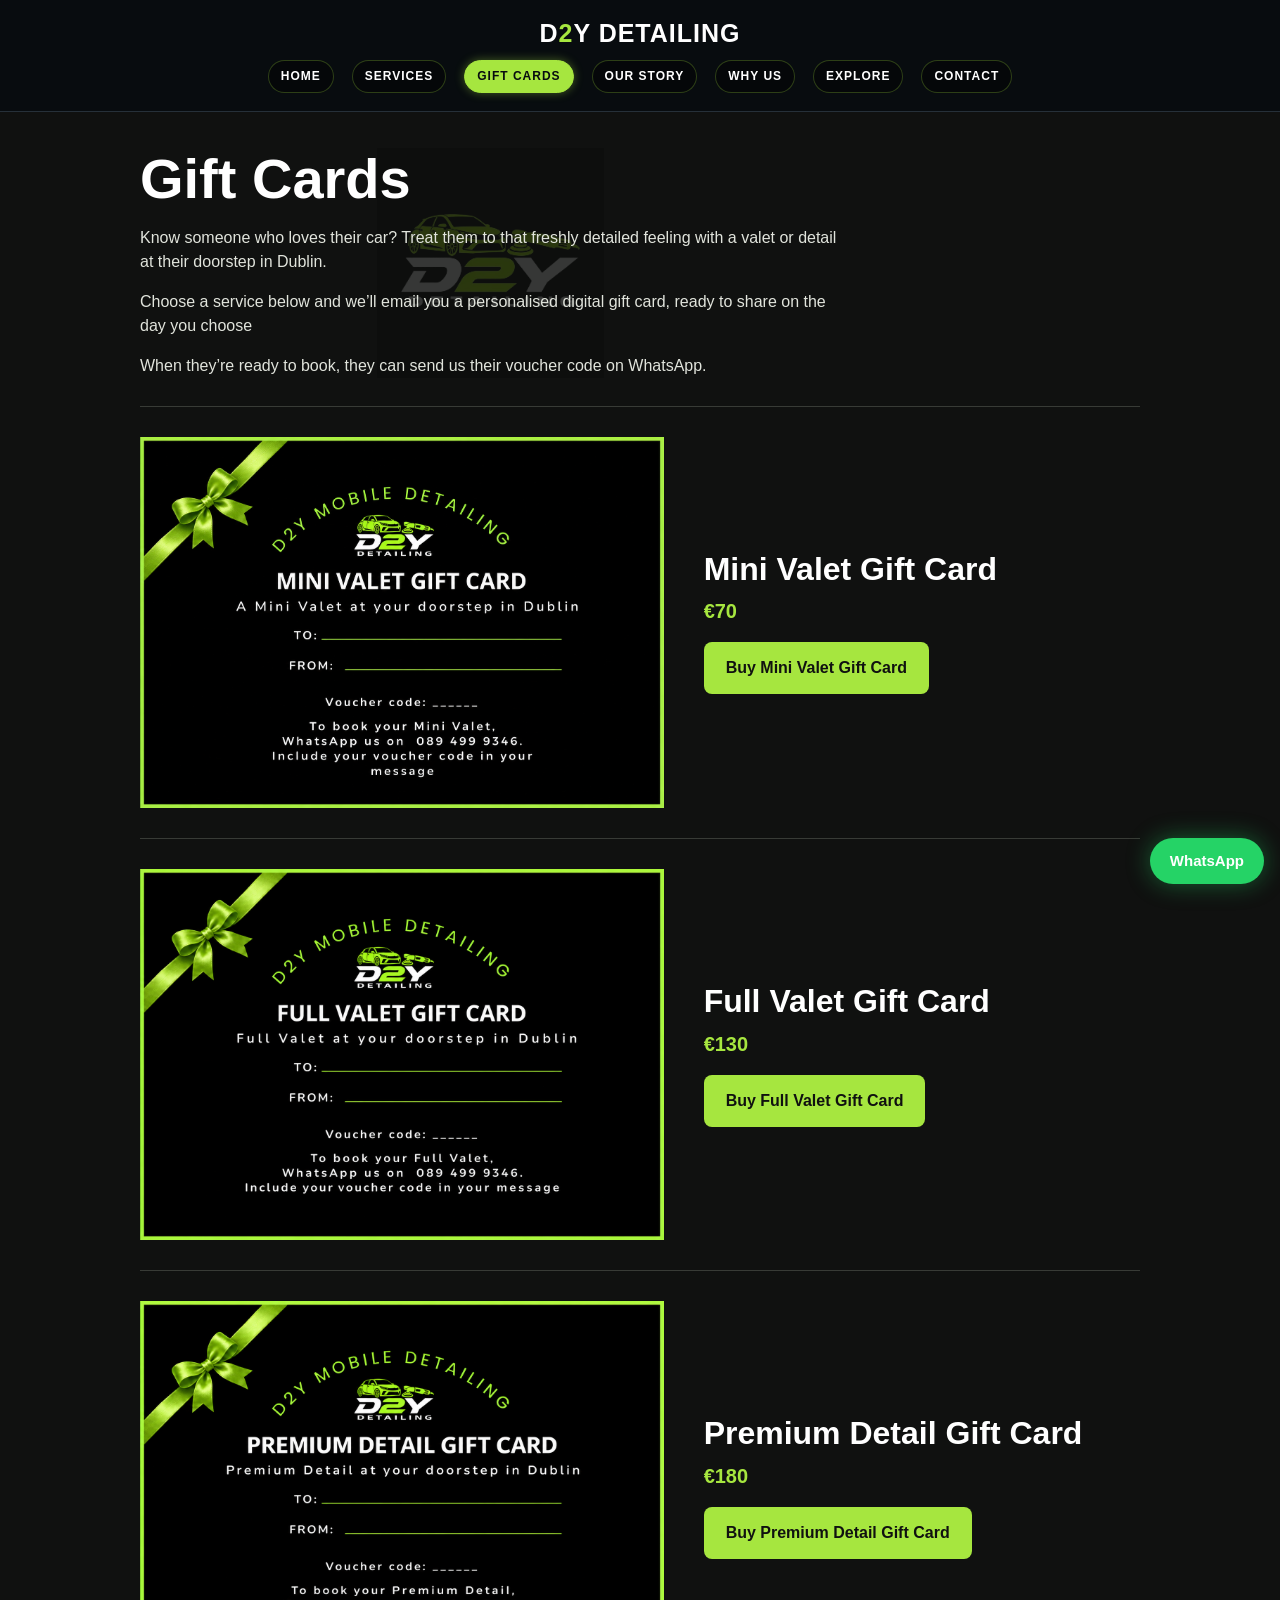
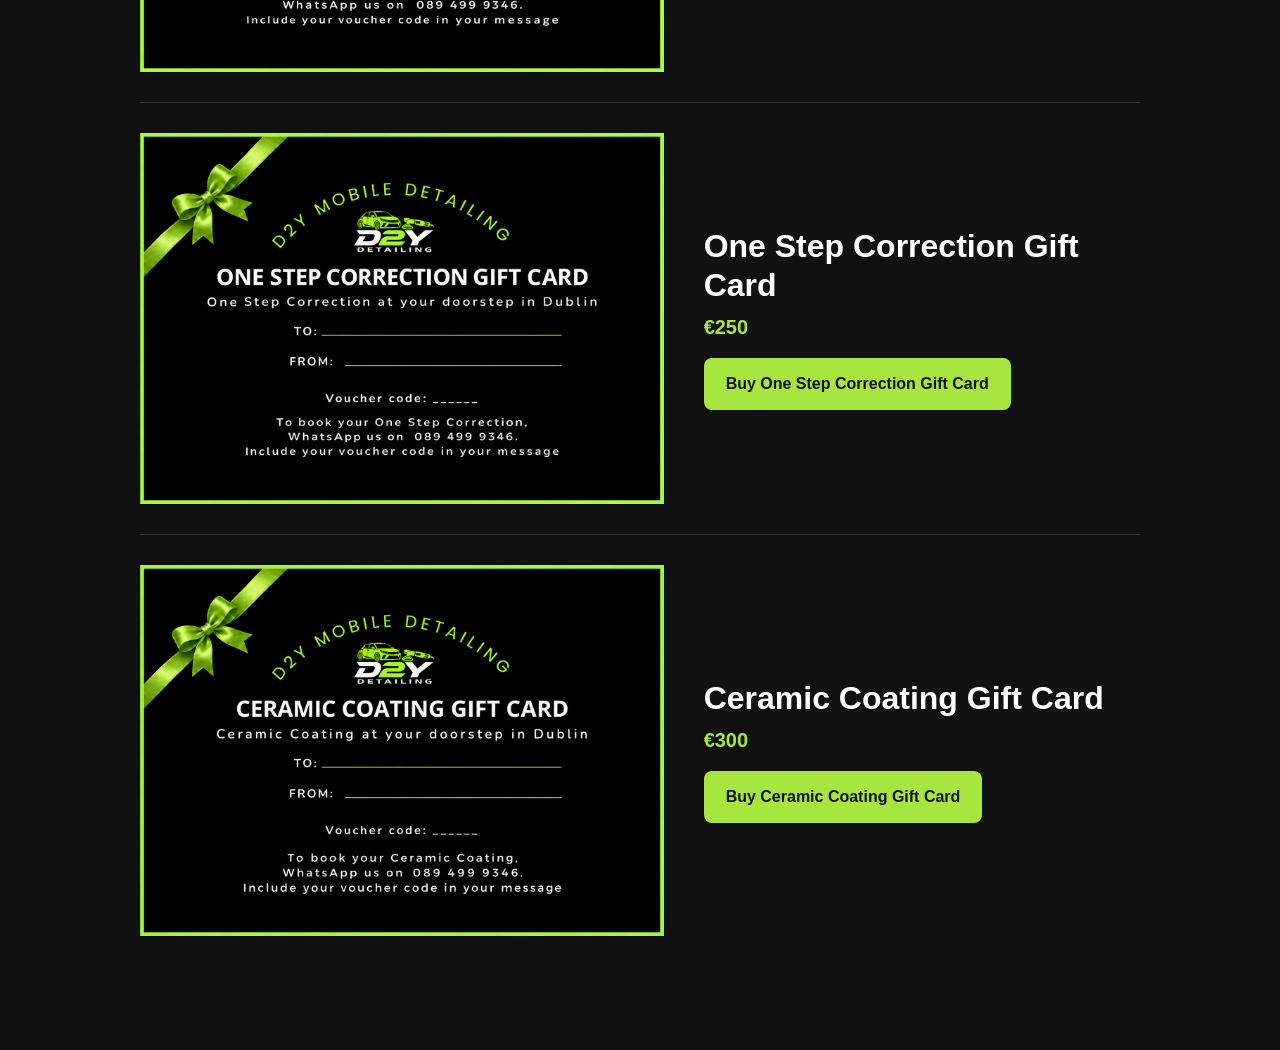
<file: gift-cards.html>
<!DOCTYPE html>
<html lang="en">
<head>
  <meta charset="UTF-8">
  <meta name="viewport" content="width=device-width, initial-scale=1">
  <title>Gift Cards | D2Y Mobile Detailing</title>
  <meta
    name="description"
    content="Choose a personalised digital gift card for mobile valeting and detailing at the recipient’s doorstep in Dublin."
  >

  <style>
    * {
      box-sizing: border-box;
    }

    body {
      margin: 0;
      background: #101110;
      color: #fff;
      font-family: Arial, sans-serif;
      line-height: 1.5;
    }

    header {
      padding: 18px 12px;
      background: #080c0f;
      border-bottom: 1px solid #263039;
      text-align: center;
    }

    .brand {
      display: inline-block;
      margin-bottom: 12px;
      color: #fff;
      font-size: 25px;
      font-weight: 900;
      line-height: 1.2;
      letter-spacing: 1px;
      text-decoration: none;
    }

    .brand span {
      color: #a6e63f;
    }

    .main-nav {
      display: flex;
      flex-wrap: wrap;
      justify-content: center;
      align-items: center;
      gap: 18px;
    }

    .nav-pair {
      display: inline-flex;
      flex: 0 0 auto;
      align-items: center;
      gap: inherit;
    }

    .main-nav a {
      display: inline-block;
      padding: 8px 12px;
      border: 1px solid rgba(166, 230, 63, 0.25);
      border-radius: 20px;
      background: rgba(0, 0, 0, 0.35);
      color: #fff;
      font-size: 12px;
      font-weight: 800;
      line-height: 1.25;
      letter-spacing: 1px;
      text-transform: uppercase;
      text-decoration: none;
      white-space: nowrap;
    }

    .main-nav a[aria-current="page"],
    .main-nav a:hover {
      background: #a6e63f;
      border-color: #a6e63f;
      color: #080c0f;
      box-shadow: 0 0 10px rgba(166, 230, 63, 0.38);
    }

    main {
      width: min(calc(100% - 40px), 1000px);
      margin: 0 auto;
      padding: 36px 0 calc(84px + env(safe-area-inset-bottom, 0px));
    }

    h1 {
      margin: 0 0 16px;
      font-size: clamp(2rem, 5vw, 3.5rem);
      line-height: 1.1;
    }

    h2 {
      margin: 0 0 8px;
      font-size: clamp(1.5rem, 3vw, 2rem);
      line-height: 1.2;
    }

    p {
      margin: 0 0 16px;
      color: #e1e4dc;
    }

    .intro {
      position: relative;
      isolation: isolate;
      max-width: 700px;
      margin-bottom: 28px;
    }

    .intro::before {
      content: "";
      position: absolute;
      inset: 0;
      z-index: -1;
      pointer-events: none;
      background: url("./Logo D2Y.jpg") center / contain no-repeat;
      opacity: 0.16;
    }

    .gift-card {
      display: grid;
      gap: 18px;
      align-items: center;
      padding: 30px 0;
      border-top: 1px solid #383b36;
    }

    .gift-card img {
      display: block;
      width: 100%;
      height: auto;
    }

    .price {
      margin: 0 0 16px;
      color: #a6e63f;
      font-size: 1.25rem;
      font-weight: 700;
    }

    .buy-button {
      display: inline-block;
      padding: 14px 22px;
      border-radius: 8px;
      background: #a6e63f;
      color: #101110;
      font-weight: 700;
      text-decoration: none;
    }

    .buy-button:hover {
      background: #b8ef63;
    }

    .whatsapp-float {
      position: fixed;
      right: calc(16px + env(safe-area-inset-right, 0px));
      bottom: calc(16px + env(safe-area-inset-bottom, 0px));
      z-index: 1000;
      display: inline-flex;
      align-items: center;
      justify-content: center;
      min-height: 46px;
      padding: 10px 20px;
      border-radius: 999px;
      background: #a6e63f;
      color: #080c0f;
      box-shadow: 0 4px 16px rgba(0, 0, 0, 0.45);
      font-size: 15px;
      font-weight: 800;
      text-decoration: none;
    }

    .whatsapp-float:hover {
      background: #b8ef63;
    }

    a:focus-visible {
      outline: 3px solid #fff;
      outline-offset: 4px;
    }

    @media (max-width: 768px) {
      .brand {
        font-size: 23px;
      }

      .main-nav {
        gap: 6px;
      }

      .main-nav a {
        padding: 7px 9px;
        font-size: 10px;
      }
    }

    @media (min-width: 760px) {
      .gift-card {
        grid-template-columns: 1.2fr 1fr;
        gap: 40px;
      }
    }
  .whatsapp-float,
.whatsapp-float:hover {
  background: #25D366;
  color: #fff;
  box-shadow: 0 0 25px rgba(37, 211, 102, 0.4);
}
  </style>
</head>

<body>
  <header>
    <a class="brand" href="index.html">D<span>2</span>Y DETAILING</a>

    <nav class="main-nav" aria-label="Main navigation">
      <a href="index.html">Home</a>

      <span class="nav-pair">
        <a href="services.html">Services</a>
        <a href="gift-cards.html" aria-current="page">Gift Cards</a>
      </span>

      <a href="about.html">Our Story</a>
      <a href="why.html">Why Us</a>
      <a href="gallery.html">Explore</a>
      <a href="contact.html">Contact</a>
    </nav>
  </header>

  <main>
    <div class="intro">
      <h1>Gift Cards</h1>

      <p>
        Know someone who loves their car? Treat them to that freshly detailed
        feeling with a valet or detail at their doorstep in Dublin.
      </p>

      <p>
        Choose a service below and we’ll email you a personalised digital
        gift card, ready to share on the day you choose
      </p>

      <p>
        When they’re ready to book, they can send us their voucher code on WhatsApp.
      </p>
    </div>

    <section class="gift-card" aria-labelledby="mini-valet">
      <img
        src="Gift-cards.html.PNG"
        alt="D2Y Mini Valet gift card with a lime-green bow"
      >
      <div>
        <h2 id="mini-valet">Mini Valet Gift Card</h2>
        <p class="price">€70</p>
        <a
          class="buy-button"
          href="https://buy.stripe.com/dRmbIUblPgfnfh45O44Rq01"
        >Buy Mini Valet Gift Card</a>
      </div>
    </section>

    <section class="gift-card" aria-labelledby="full-valet">
      <img
        src="Gift-cards.html2.PNG"
        alt="D2Y Full Valet gift card with a lime-green bow"
        loading="lazy"
      >
      <div>
        <h2 id="full-valet">Full Valet Gift Card</h2>
        <p class="price">€130</p>
        <a
          class="buy-button"
          href="https://buy.stripe.com/14AfZa75zaV32uifoE4Rq02"
        >Buy Full Valet Gift Card</a>
      </div>
    </section>

    <section class="gift-card" aria-labelledby="premium-detail">
      <img
        src="Gift-cards.html3.PNG"
        alt="D2Y Premium Detail gift card with a lime-green bow"
        loading="lazy"
      >
      <div>
        <h2 id="premium-detail">Premium Detail Gift Card</h2>
        <p class="price">€180</p>
        <a
          class="buy-button"
          href="https://buy.stripe.com/7sY28kcpT9QZ6Ky90g4Rq03"
        >Buy Premium Detail Gift Card</a>
      </div>
    </section>

    <section class="gift-card" aria-labelledby="one-step-correction">
      <img
        src="Gift-cards.html4.PNG"
        alt="D2Y One Step Correction gift card with a lime-green bow"
        loading="lazy"
      >
      <div>
        <h2 id="one-step-correction">One Step Correction Gift Card</h2>
        <p class="price">€250</p>
        <a
          class="buy-button"
          href="https://buy.stripe.com/8x29AM75z3sB0maekA4Rq04"
        >Buy One Step Correction Gift Card</a>
      </div>
    </section>

    <section class="gift-card" aria-labelledby="ceramic-coating">
      <img
        src="Gift-cards.html5.PNG"
        alt="D2Y Ceramic Coating gift card with a lime-green bow"
        loading="lazy"
      >
      <div>
        <h2 id="ceramic-coating">Ceramic Coating Gift Card</h2>
        <p class="price">€300</p>
        <a
          class="buy-button"
          href="https://buy.stripe.com/4gM8wI1Lfgfn1qe3FW4Rq05"
        >Buy Ceramic Coating Gift Card</a>
      </div>
    </section>
  </main>

  <a
    class="whatsapp-float"
    href="https://wa.me/353894999346"
    target="_blank"
    rel="noopener noreferrer"
    aria-label="Contact D2Y Detailing on WhatsApp"
  >WhatsApp</a>
</body>
</html>
</file>
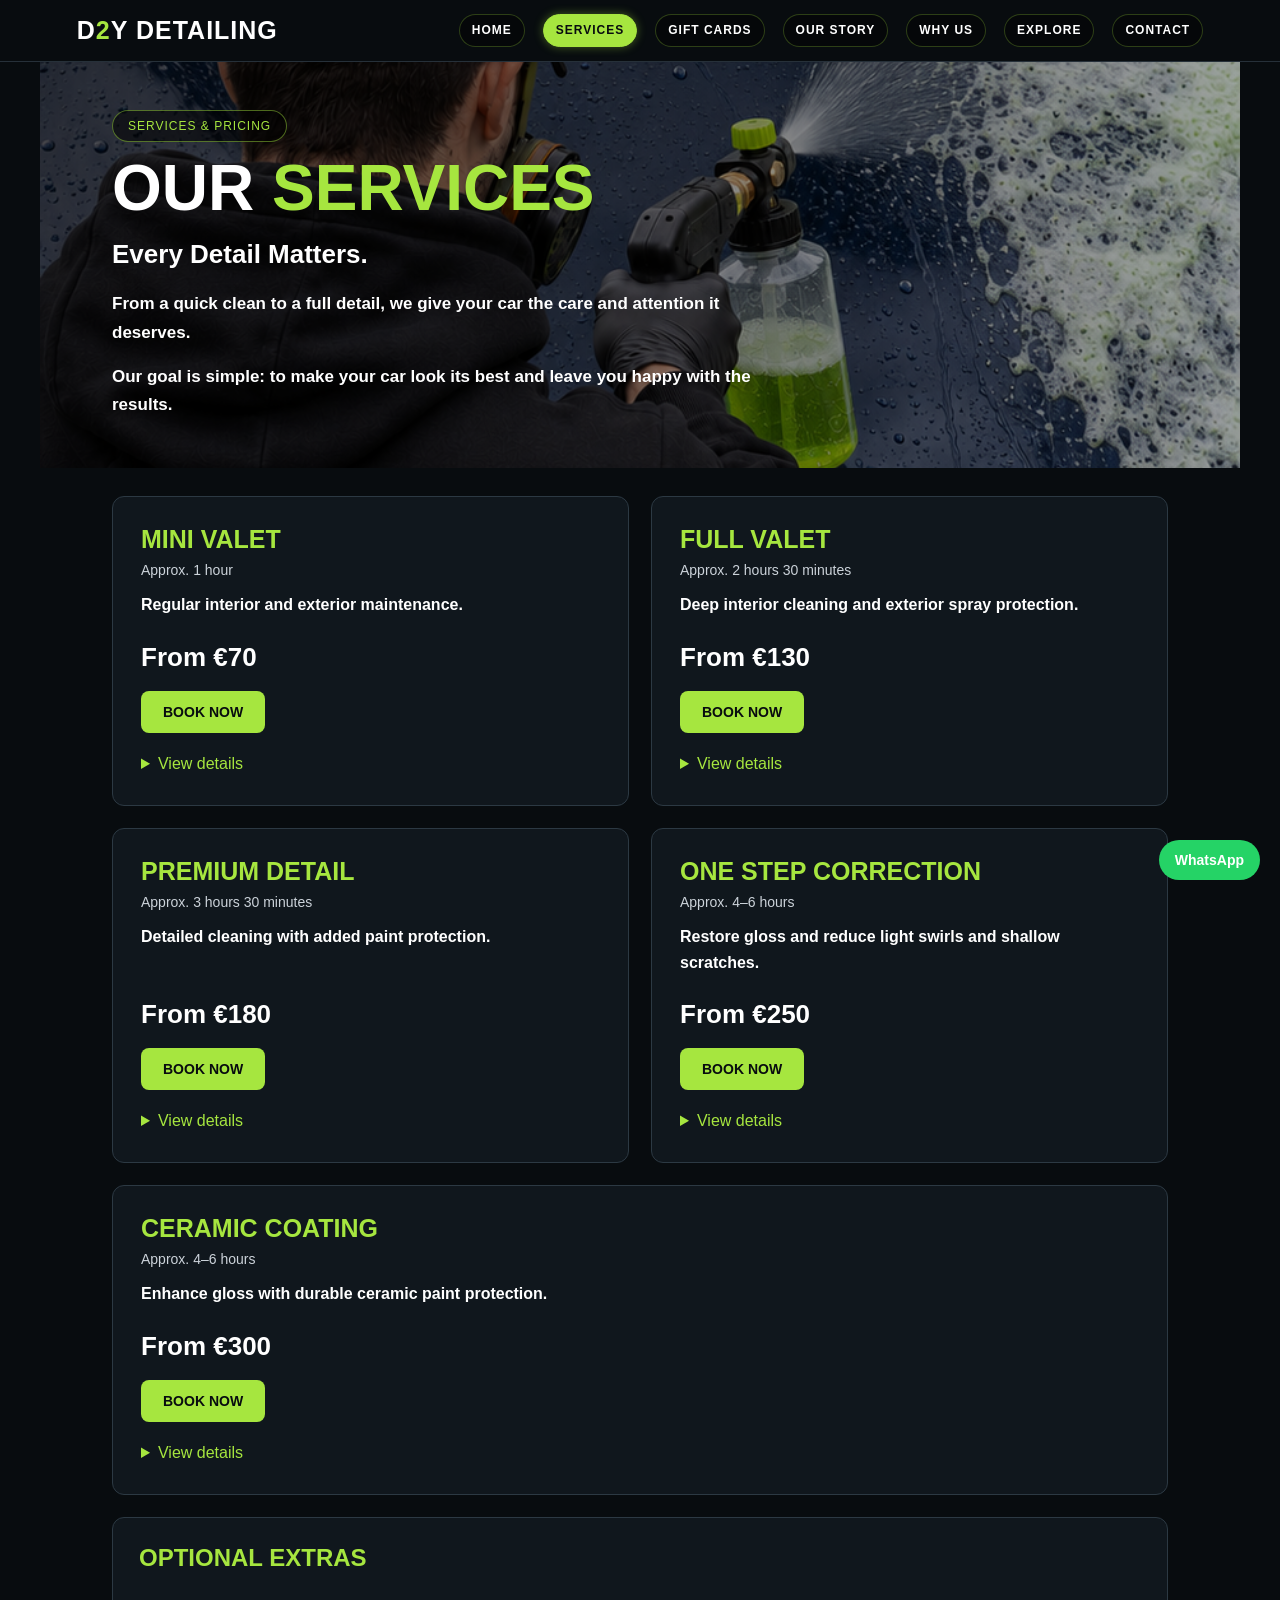
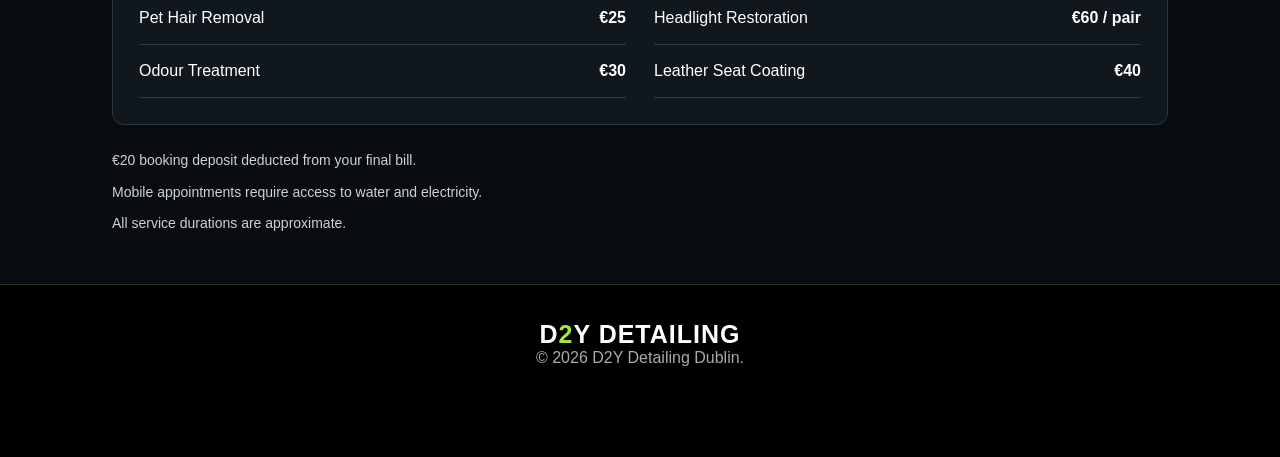
<file: services.html>
<!DOCTYPE html>
<html lang="en">
<head>
  <meta charset="UTF-8">
  <meta name="viewport" content="width=device-width, initial-scale=1.0">
  <title>Services | D2Y Detailing</title>
  <link rel="stylesheet" href="style.css">

  <style>
    .services-page {
      background: #080c0f;
    }

    .services-page header {
      position: sticky;
      background: #080c0f;
      backdrop-filter: none;
      border-bottom: 1px solid #263039;
    }

    .services-page .brand {
      font-size: 25px;
    }

    /* Main navigation */
    .services-page header nav {
      display: flex;
      flex-wrap: wrap;
      align-items: center;
      justify-content: center;
      gap: 18px;
    }

    .services-page header nav .nav-pair {
      display: inline-flex;
      flex: 0 0 auto;
      align-items: center;
      gap: inherit;
    }

    .services-page header nav a {
      display: inline-block;
      box-sizing: border-box;
      padding: 8px 12px;
      border: 1px solid rgba(166, 230, 63, 0.25);
      border-radius: 20px;
      background: rgba(0, 0, 0, 0.35);
      color: #fff;
      font-family: Arial, sans-serif;
      font-size: 12px;
      font-weight: 800;
      line-height: 1.25;
      letter-spacing: 1px;
      text-decoration: none;
      text-transform: uppercase;
      white-space: nowrap;
    }

    .services-page header nav a[aria-current="page"],
    .services-page header nav a:hover {
      border-color: #a6e63f;
      background: #a6e63f;
      color: #080c0f;
      box-shadow: 0 0 10px rgba(166, 230, 63, 0.38);
    }

    .services-page main {
      max-width: 1200px;
      margin: auto;
    }

    .services-page .page-hero {
      min-height: 0;
      padding: 48px 6%;
      background:
        linear-gradient(90deg, rgba(0,0,0,.65), rgba(0,0,0,.30)),
        url("Espuma.PNG") center/cover no-repeat;
    }

    .services-page .badge {
      margin-bottom: 16px;
      letter-spacing: 1px;
    }

    .services-page .page-hero h1 {
      font-size: clamp(36px, 6vw, 64px);
      margin-bottom: 18px;
    }

    .services-page .page-hero h1 span {
      text-shadow: none;
    }

    .services-page .page-hero p {
      margin: 0;
      line-height: 1.6;
      font-size: 16px;
      font-weight: 700;
      color: #ffffff;
    }

    .services-page .services-section {
      padding: 28px 6% 40px;
    }

    .services-page .services-grid {
      display: grid;
      grid-template-columns: repeat(2, minmax(0, 1fr));
      gap: 22px;
    }

    .services-page .service-card {
      display: flex;
      flex-direction: column;
      background: #10171d;
      border: 1px solid #2c3943;
      border-radius: 12px;
      padding: 28px;
    }

    .services-page .service-card h2 {
      color: var(--green);
      font-size: 25px;
      text-transform: uppercase;
      margin-bottom: 8px;
    }

    .services-page .duration {
      color: #ccd3da;
      font-size: 14px;
      margin-bottom: 14px;
    }

    .services-page .description {
      line-height: 1.6;
      color: #ffffff;
      font-weight: 700;
      margin-bottom: 20px;
    }

    .services-page .service-list {
      list-style: none;
      margin-bottom: 20px;
    }

    .services-page .service-list li {
      position: relative;
      padding-left: 24px;
      margin-bottom: 10px;
      color: #d7dce1;
      line-height: 1.5;
    }

    .services-page .service-list li::before {
      content: "✓";
      position: absolute;
      left: 0;
      color: var(--green);
      font-weight: bold;
    }

    .services-page .service-bottom {
      margin-top: auto;
    }

    .services-page .price {
      font-size: 26px;
      margin: 4px 0 18px;
    }

    .services-page .book-button {
      display: inline-block;
      background: var(--green);
      color: #080c0f;
      padding: 13px 22px;
      border-radius: 8px;
      text-decoration: none;
      text-transform: uppercase;
      font-weight: bold;
      font-size: 14px;
    }

    .services-page .book-button:hover {
      background: #b8f25a;
    }

    .services-page a:focus-visible,
    .services-page summary:focus-visible {
      outline: 2px solid #fff;
      outline-offset: 5px;
    }

    .services-page .service-details {
      margin-top: 18px;
    }

    .services-page .service-details summary {
      color: var(--green);
      cursor: pointer;
      width: fit-content;
      padding: 4px 0;
    }

    .services-page .service-details[open] summary {
      margin-bottom: 14px;
    }

    .services-page .service-details .service-list {
      margin-bottom: 0;
    }

    .services-page .detail-note {
      color: #bbc4cd;
      font-size: 14px;
      line-height: 1.6;
      margin-top: 12px;
    }

    .services-page .ceramic-card {
      grid-column: 1 / -1;
    }

    .services-page .extras {
      margin-top: 22px;
      padding: 26px;
      background: #10171d;
      border: 1px solid #2c3943;
      border-radius: 12px;
    }

    .services-page .extras h2 {
      color: var(--green);
      font-size: 24px;
      text-transform: uppercase;
      margin-bottom: 20px;
    }

    .services-page .extras-grid {
      display: grid;
      grid-template-columns: repeat(2, minmax(0, 1fr));
      gap: 0 28px;
    }

    .services-page .extra-item {
      display: flex;
      justify-content: space-between;
      gap: 16px;
      border-bottom: 1px solid #2c3943;
      padding: 14px 0;
      line-height: 1.5;
    }

    .services-page .extra-item strong {
      white-space: nowrap;
    }

    .services-page .booking-notes {
      margin-top: 24px;
      color: #cbd2d9;
      font-size: 14px;
      line-height: 1.7;
    }

    .services-page .booking-notes p {
      margin-bottom: 8px;
    }

    .services-page footer {
      padding-bottom: 90px;
    }

    .services-page .whatsapp-float {
      box-shadow: none;
      font-size: 14px;
      padding: 12px 16px;
    }

    @media (max-width: 768px) {
      .services-page .brand {
        font-size: 23px;
      }

      .services-page header nav {
        gap: 6px;
      }

      .services-page header nav a {
        padding: 7px 9px;
        font-size: 10px;
      }

      .services-page .page-hero {
        padding: 36px 6%;
      }

      .services-page .services-grid {
        grid-template-columns: 1fr;
      }

      .services-page .ceramic-card {
        grid-column: auto;
      }

      .services-page .service-card {
        padding: 24px;
      }

      .services-page .service-card h2 {
        font-size: 23px;
      }

      .services-page .extras-grid {
        grid-template-columns: 1fr;
      }
    }
  </style>
</head>

<body class="services-page">

  <header>
    <a class="brand" href="index.html">D<span>2</span>Y DETAILING</a>

    <nav aria-label="Main navigation">
      <a href="index.html">Home</a>

      <span class="nav-pair">
        <a class="active" aria-current="page" href="services.html">Services</a>
        <a href="gift-cards.html">Gift Cards</a>
      </span>

      <a href="about.html">Our Story</a>
      <a href="why.html">Why Us</a>
      <a href="gallery.html">Explore</a>
      <a href="contact.html">Contact</a>
    </nav>
  </header>

  <main>
    <section class="page-hero">
      <div>
        <div class="badge">Services &amp; Pricing</div>

        <h1>Our <span>Services</span></h1>

        <h2 style="color:white; font-size:26px; font-weight:900; margin:20px 0;">
          Every Detail Matters.
        </h2>

        <p style="color:white; font-size:17px; font-weight:600; line-height:1.7;">
          From a quick clean to a full detail, we give your car the care and attention it deserves.
        </p>

        <p style="color:white; font-size:17px; font-weight:700; line-height:1.7; margin-top:15px;">
          Our goal is simple: to make your car look its best and leave you happy with the results.
        </p>
      </div>
    </section>

    <section class="services-section" aria-label="Valeting and detailing packages">
      <div class="services-grid">

        <!-- MINI VALET -->
        <article class="service-card">
          <h2>Mini Valet</h2>
          <p class="duration">Approx. 1 hour</p>
          <p class="description">Regular interior and exterior maintenance.</p>

          <div class="service-bottom">
            <p class="price">From €70</p>
            <a class="book-button"
               href="https://calendly.com/jccm165/30min"
               target="_blank" rel="noopener noreferrer">
              Book Now
            </a>

            <details class="service-details">
              <summary>View details</summary>
              <ul class="service-list">
                <li>Exterior hand wash and hand dry</li>
                <li>Wheels and tyres cleaned</li>
                <li>Tyre dressing</li>
                <li>Seats, carpets, floor mats and boot vacuumed</li>
                <li>Dashboard, centre console and interior surfaces wiped</li>
                <li>Door shuts wiped clean</li>
                <li>Windows cleaned inside and out</li>
              </ul>
            </details>
          </div>
        </article>

        <!-- FULL VALET -->
        <article class="service-card">
          <h2>Full Valet</h2>
          <p class="duration">Approx. 2 hours 30 minutes</p>
          <p class="description">Deep interior cleaning and exterior spray protection.</p>

          <div class="service-bottom">
            <p class="price">From €130</p>
            <a class="book-button"
               href="https://calendly.com/jccm165/new-meeting"
               target="_blank" rel="noopener noreferrer">
              Book Now
            </a>

            <details class="service-details">
              <summary>View details</summary>
              <ul class="service-list">
                <li>Everything included in Mini Valet</li>
                <li>Fabric seats shampooed and extraction cleaned</li>
                <li>Carpets and floor mats shampooed and extraction cleaned</li>
                <li>Leather seats cleaned, where applicable</li>
                <li>Dashboard, door panels, centre console and trims deep cleaned</li>
                <li>Thorough boot cleaning</li>
                <li>Door shuts cleaned</li>
                <li>Exterior spray protection for added shine and water repellency</li>
              </ul>
            </details>
          </div>
        </article>

        <!-- PREMIUM DETAIL -->
        <article class="service-card">
          <h2>Premium Detail</h2>
          <p class="duration">Approx. 3 hours 30 minutes</p>
          <p class="description">Detailed cleaning with added paint protection.</p>

          <div class="service-bottom">
            <p class="price">From €180</p>
            <a class="book-button"
               href="https://calendly.com/jccm165/premium-detail"
               target="_blank" rel="noopener noreferrer">
              Book Now
            </a>

            <details class="service-details">
              <summary>View details</summary>
              <ul class="service-list">
                <li>Everything included in Full Valet</li>
                <li>Targeted steam cleaning on suitable interior surfaces</li>
                <li>Air vents, seams, crevices and hard-to-reach areas detailed</li>
                <li>Exterior tar and iron contamination removal</li>
                <li>Exterior plastics cleaned and dressed</li>
                <li>Paint sealant applied for added gloss and protection</li>
              </ul>
            </details>
          </div>
        </article>

        <!-- ONE STEP CORRECTION -->
        <article class="service-card">
          <h2>One Step Correction</h2>
          <p class="duration">Approx. 4–6 hours</p>
          <p class="description">Restore gloss and reduce light swirls and shallow scratches.</p>

          <div class="service-bottom">
            <p class="price">From €250</p>
            <a class="book-button"
               href="https://calendly.com/jccm165/one-step-correction"
               target="_blank" rel="noopener noreferrer">
              Book Now
            </a>

            <details class="service-details">
              <summary>View details</summary>
              <ul class="service-list">
                <li>Thorough exterior hand wash</li>
                <li>Wheels and tyres cleaned</li>
                <li>Exterior decontamination and clay treatment</li>
                <li>Single-stage machine polish to improve gloss and reduce light swirl marks and shallow scratches</li>
                <li>Paint protection applied</li>
                <li>Tyre dressing</li>
                <li>Basic interior clean included</li>
              </ul>
              <p class="detail-note">
                Deep scratches are not covered by this treatment.
                Deep interior cleaning is available separately.
              </p>
            </details>
          </div>
        </article>

        <!-- CERAMIC COATING -->
        <article class="service-card ceramic-card">
          <h2>Ceramic Coating</h2>
          <p class="duration">Approx. 4–6 hours</p>
          <p class="description">Enhance gloss with durable ceramic paint protection.</p>

          <div class="service-bottom">
            <p class="price">From €300</p>
            <a class="book-button"
               href="https://calendly.com/jccm165/ceramic-coating"
               target="_blank" rel="noopener noreferrer">
              Book Now
            </a>

            <details class="service-details">
              <summary>View details</summary>
              <ul class="service-list">
                <li>Thorough exterior wash</li>
                <li>Paint decontamination</li>
                <li>Surface preparation</li>
                <li>Ceramic coating application</li>
                <li>Added gloss and water repellency</li>
              </ul>
            </details>
          </div>
        </article>

      </div>

      <div class="extras">
        <h2>Optional Extras</h2>
        <div class="extras-grid">
          <div class="extra-item">
            <span>Pet Hair Removal</span>
            <strong>€25</strong>
          </div>

          <div class="extra-item">
            <span>Headlight Restoration</span>
            <strong>€60 / pair</strong>
          </div>

          <div class="extra-item">
            <span>Odour Treatment</span>
            <strong>€30</strong>
          </div>

          <div class="extra-item">
            <span>Leather Seat Coating</span>
            <strong>€40</strong>
          </div>
        </div>
      </div>

      <div class="booking-notes">
        <p>€20 booking deposit deducted from your final bill.</p>
        <p>Mobile appointments require access to water and electricity.</p>
        <p>All service durations are approximate.</p>
      </div>
    </section>
  </main>

  <footer>
    <div class="brand">D<span>2</span>Y DETAILING</div>
    <p>© 2026 D2Y Detailing Dublin.</p>
  </footer>

  <a class="whatsapp-float"
     href="https://wa.me/353894999346"
     target="_blank" rel="noopener noreferrer"
     aria-label="Contact D2Y Detailing on WhatsApp">
    WhatsApp
  </a>

</body>
</html>
</file>
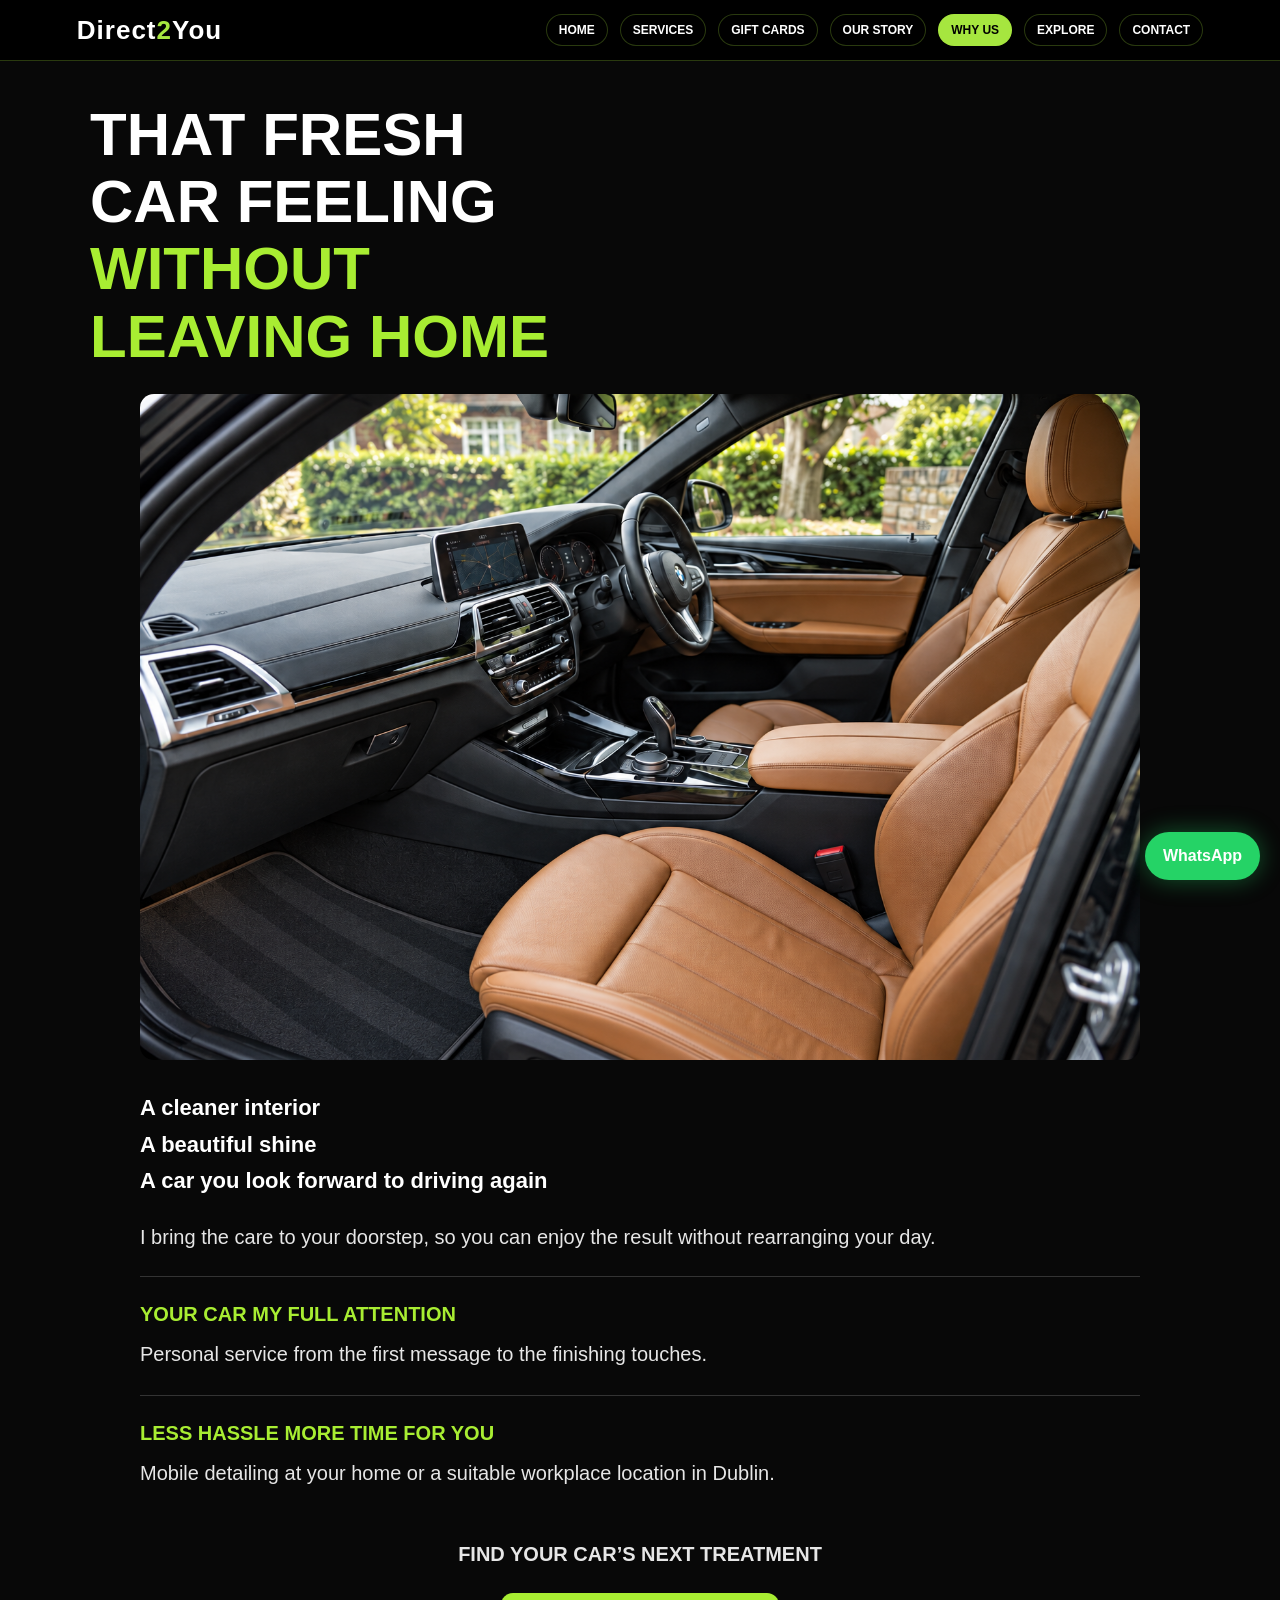
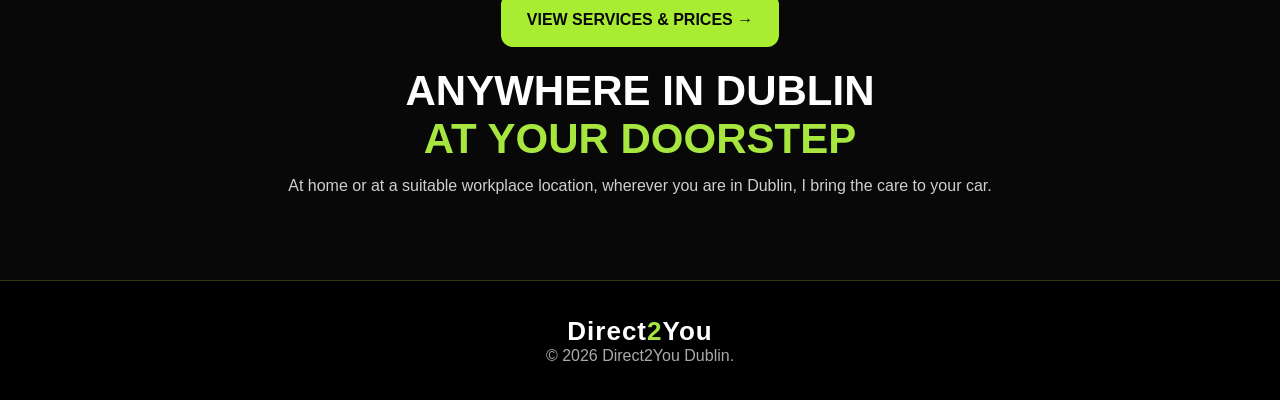
<file: why.html>
<!DOCTYPE html>
<html lang="en">
<head>
<meta charset="UTF-8">
<meta name="viewport" content="width=device-width, initial-scale=1.0">
<title>Why Choose Us | Direct2You</title>
<link rel="stylesheet" href="style.css">

<style>
@media (min-width: 769px) {
  header {
    position: relative !important;
  }

  main.why-content {
    margin-top: 0 !important;
    padding-top: 40px !important;
  }
}

.why-content {
  background: #080808;
  color: #fff;
  padding: 45px 20px 0;
}

.why-wrap {
  max-width: 1000px;
  margin: 0 auto;
}

.why-content h1 {
  font-size: clamp(30px, 5vw, 60px);
  line-height: 1.12;
  margin: 0 0 18px;
}

.why-content h1 span {
  color: #a8ed32;
}

.why-photo {
  display: block;
  width: 100%;
  height: auto;
  border-radius: 14px;
}

.why-copy {
  max-width: 1000px;
  margin: 30px auto 0;
}

.why-copy p {
  font-size: 20px;
  line-height: 1.65;
  margin: 0 0 22px;
  color: #e6e6e6;
}

.why-copy .why-intro {
  font-size: 22px;
  font-weight: 600;
  color: #fff;
}

.why-reason {
  border-top: 1px solid #333;
  padding: 24px 0;
}

.why-reason h2 {
  color: #a8ed32;
  font-size: 20px;
  line-height: 1.35;
  margin: 0 0 10px;
}

.why-reason p {
  margin: 0;
}

.why-action {
  text-align: center;
  padding-top: 24px;
}

.why-action a {
  display: inline-block;
  box-sizing: border-box;
  max-width: 100%;
  background: #a8ed32;
  color: #080808;
  padding: 18px 26px;
  border-radius: 12px;
  font-size: 16px;
  font-weight: 800;
  text-decoration: none;
}

@media (max-width: 700px) {
  header {
    position: relative !important;
    top: auto !important;
  }

  body {
    padding-top: 0 !important;
  }

  .why-content {
    padding: 30px 20px 0;
  }

  .why-copy p {
    font-size: 16px;
  }

  .why-copy .why-intro {
    font-size: 20px;
  }

  .why-action a {
    display: block;
    width: 100%;
  }
}

.why-wrap {
  width: 100%;
  max-width: 1100px;
  margin: 0 auto;
  box-sizing: border-box;
}

.why-wrap img {
  display: block;
  width: 100%;
  max-width: 1000px;
  height: auto;
  max-height: none;
  object-fit: contain;
  margin: 24px auto;
}

@media (max-width: 600px) {
  .why-wrap img {
    max-height: none;
    margin: 20px auto;
  }
}
</style>
</head>

<body>

<header>
  <a class="brand" href="index.html">Direct<span>2</span>You</a>
  <nav>
    <a href="index.html">Home</a>
    <a href="services.html">Services</a>
    <a href="gift-cards.html">Gift Cards</a>
    <a href="about.html">Our Story</a>
    <a class="active" href="why.html">Why Us</a>
    <a href="gallery.html">Explore</a>
    <a href="contact.html">Contact</a>
  </nav>
</header>

<main class="why-content">
  <div class="why-wrap">

    <h1>
      THAT FRESH<br>
      CAR FEELING<br>
      <span>WITHOUT<br>
      LEAVING HOME</span>
    </h1>

    <img
      class="why-photo"
      src="Interior.PNG"
      alt="Tan leather car interior with vacuum lines on the floor mat"
    >

    <div class="why-copy">

      <p class="why-intro">
        A cleaner interior<br>
        A beautiful shine<br>
        A car you look forward to driving again
      </p>

      <p>
        I bring the care to your doorstep, so you can
        enjoy the result without rearranging your day.
      </p>

      <div class="why-reason">
        <h2>YOUR CAR MY FULL ATTENTION</h2>
        <p>
          Personal service from the first message
          to the finishing touches.
        </p>
      </div>

      <div class="why-reason">
        <h2>LESS HASSLE MORE TIME FOR YOU</h2>
        <p>
          Mobile detailing at your home or a suitable
          workplace location in Dublin.
        </p>
      </div>

      <div class="why-action">
        <p><strong>FIND YOUR CAR’S NEXT TREATMENT</strong></p>
        <a href="services.html">
          VIEW SERVICES &amp; PRICES →
        </a>
      </div>

    </div>
  </div>
</main>

<section class="dark" style="padding-top:20px; padding-bottom:30px; margin-top:0;">
  <div class="section-title">
    <h2>
      ANYWHERE IN DUBLIN<br>
      <span>AT YOUR DOORSTEP</span>
    </h2>
    <p>
      At home or at a suitable workplace location,
      wherever you are in Dublin, I bring the care to your car.
    </p>
  </div>
</section>

<footer>
  <div class="brand">Direct<span>2</span>You</div>
  <p>© 2026 Direct2You Dublin.</p>
</footer>

<a class="whatsapp-float" href="https://wa.me/353894999346">WhatsApp</a>

</body>
</html>
</file>
<file: style.css>
*{margin:0;padding:0;box-sizing:border-box;font-family:Arial,Helvetica,sans-serif}
body{background:#050505;color:#fff}
html{scroll-behavior:smooth}
:root{--green:#a6e63f;--soft:#cfcfcf}

header{position:fixed;top:0;left:0;width:100%;z-index:999;background:rgba(0,0,0,.86);backdrop-filter:blur(16px);border-bottom:1px solid rgba(166,230,63,.25);padding:14px 6%;display:flex;justify-content:space-between;align-items:center}
.brand{font-size:26px;font-weight:900;letter-spacing:1px;color:#fff;text-decoration:none}
.brand span{color:var(--green)}
nav{display:flex;gap:12px;flex-wrap:wrap;justify-content:center}
nav a{color:#fff;text-decoration:none;font-size:12px;text-transform:uppercase;font-weight:800;padding:8px 12px;border-radius:20px;border:1px solid rgba(166,230,63,.25);background:rgba(0,0,0,.35)}
nav a:hover,nav a.active{background:var(--green);color:#000}

.hero{min-height:100vh;background:radial-gradient(circle at 25% 45%,rgba(166,230,63,.28),transparent 30%),linear-gradient(rgba(0,0,0,.35),rgba(0,0,0,.95)),url("https://images.unsplash.com/photo-1607860108855-64acf2078ed9?auto=format&fit=crop&w=1600&q=80") center/cover no-repeat;display:flex;align-items:center;padding:130px 8% 80px}
.hero-content{max-width:780px}
.badge{display:inline-block;color:var(--green);border:1px solid rgba(166,230,63,.45);padding:8px 15px;border-radius:50px;font-size:12px;letter-spacing:2px;text-transform:uppercase;margin-bottom:24px;background:rgba(0,0,0,.55)}
.hero h1,.page-hero h1{font-size:72px;line-height:.95;text-transform:uppercase;margin-bottom:22px}
.hero h1 span,.page-hero h1 span{color:var(--green);text-shadow:0 0 25px rgba(166,230,63,.5)}
.hero p,.page-hero p{font-size:18px;color:#ddd;max-width:650px;margin-bottom:34px}

.page-hero{min-height:55vh;background:radial-gradient(circle at center,rgba(166,230,63,.22),transparent 35%),linear-gradient(rgba(0,0,0,.65),rgba(0,0,0,.96)),url("https://images.unsplash.com/photo-1503376780353-7e6692767b70?auto=format&fit=crop&w=1600&q=80") center/cover no-repeat;display:flex;align-items:center;padding:130px 8% 70px;text-align:left}

.btn{display:inline-block;background:var(--green);color:#000;padding:15px 28px;border-radius:8px;text-decoration:none;font-weight:900;box-shadow:0 0 25px rgba(166,230,63,.35);transition:.3s}
.btn:hover{background:#fff;transform:translateY(-3px)}
.btn-outline{display:inline-block;color:#fff;padding:14px 26px;border-radius:8px;text-decoration:none;font-weight:900;border:1px solid rgba(255,255,255,.35);margin-left:12px}

section{padding:90px 8%}
.dark{background:#080808}
.section-title{text-align:center;max-width:800px;margin:0 auto 55px}
.section-title h2{font-size:42px;text-transform:uppercase;margin-bottom:14px}
.section-title span{color:var(--green)}
.section-title p{color:var(--soft)}

.grid{display:grid;grid-template-columns:repeat(auto-fit,minmax(240px,1fr));gap:24px}
.card{background:linear-gradient(180deg,#171717,#080808);border:1px solid rgba(166,230,63,.22);padding:32px;border-radius:20px;box-shadow:0 0 35px rgba(0,0,0,.45);transition:.3s}
.card:hover{transform:translateY(-7px);border-color:var(--green)}
.card h3{color:var(--green);font-size:24px;margin-bottom:18px}
.card ul{list-style:none;margin-bottom:24px}
.card li{color:#ddd;margin-bottom:11px}
.price{font-size:22px;font-weight:900}
.featured{border:1px solid var(--green);position:relative}
.featured::before{content:"Most Popular";position:absolute;top:-14px;right:20px;background:var(--green);color:#000;padding:7px 13px;border-radius:50px;font-size:12px;font-weight:900}

.split{display:grid;grid-template-columns:1fr 1fr;gap:55px;align-items:center}
.split img,.gallery img{width:100%;border-radius:24px;border:1px solid rgba(166,230,63,.3);box-shadow:0 0 45px rgba(166,230,63,.13);object-fit:cover}
.split img{height:460px}
.split h2{font-size:42px;margin-bottom:20px}
.split h2 span{color:var(--green)}
.split p{color:#ccc;margin-bottom:16px;line-height:1.7}

.gallery{display:grid;grid-template-columns:repeat(auto-fit,minmax(260px,1fr));gap:24px}
.gallery img{height:280px}

.video-box video{width:100%;border-radius:24px;border:1px solid rgba(166,230,63,.3);box-shadow:0 0 45px rgba(166,230,63,.13)}

.offer{background:var(--green);color:#000;text-align:center;padding:14px;font-weight:900;margin-top:70px}

footer{background:#000;text-align:center;padding:35px 8%;border-top:1px solid rgba(166,230,63,.25);color:#aaa}
.whatsapp-float{position:fixed;right:20px;bottom:20px;background:#25D366;color:#fff;padding:15px 18px;border-radius:50px;text-decoration:none;font-weight:900;z-index:2000;box-shadow:0 0 25px rgba(37,211,102,.4)}

@media(max-width:768px){
header{flex-direction:column;gap:10px;padding:12px 4%}
.brand{font-size:24px}
nav{gap:8px}
nav a{font-size:10px;padding:7px 9px}
.hero{padding:155px 6% 70px}
.hero h1,.page-hero h1{font-size:46px}
.hero p,.page-hero p{font-size:16px}
.btn-outline{margin-left:0;margin-top:12px}
section{padding:75px 6%}
.section-title h2{font-size:32px}
.split{grid-template-columns:1fr}
.split img{height:330px}
}
</file>
